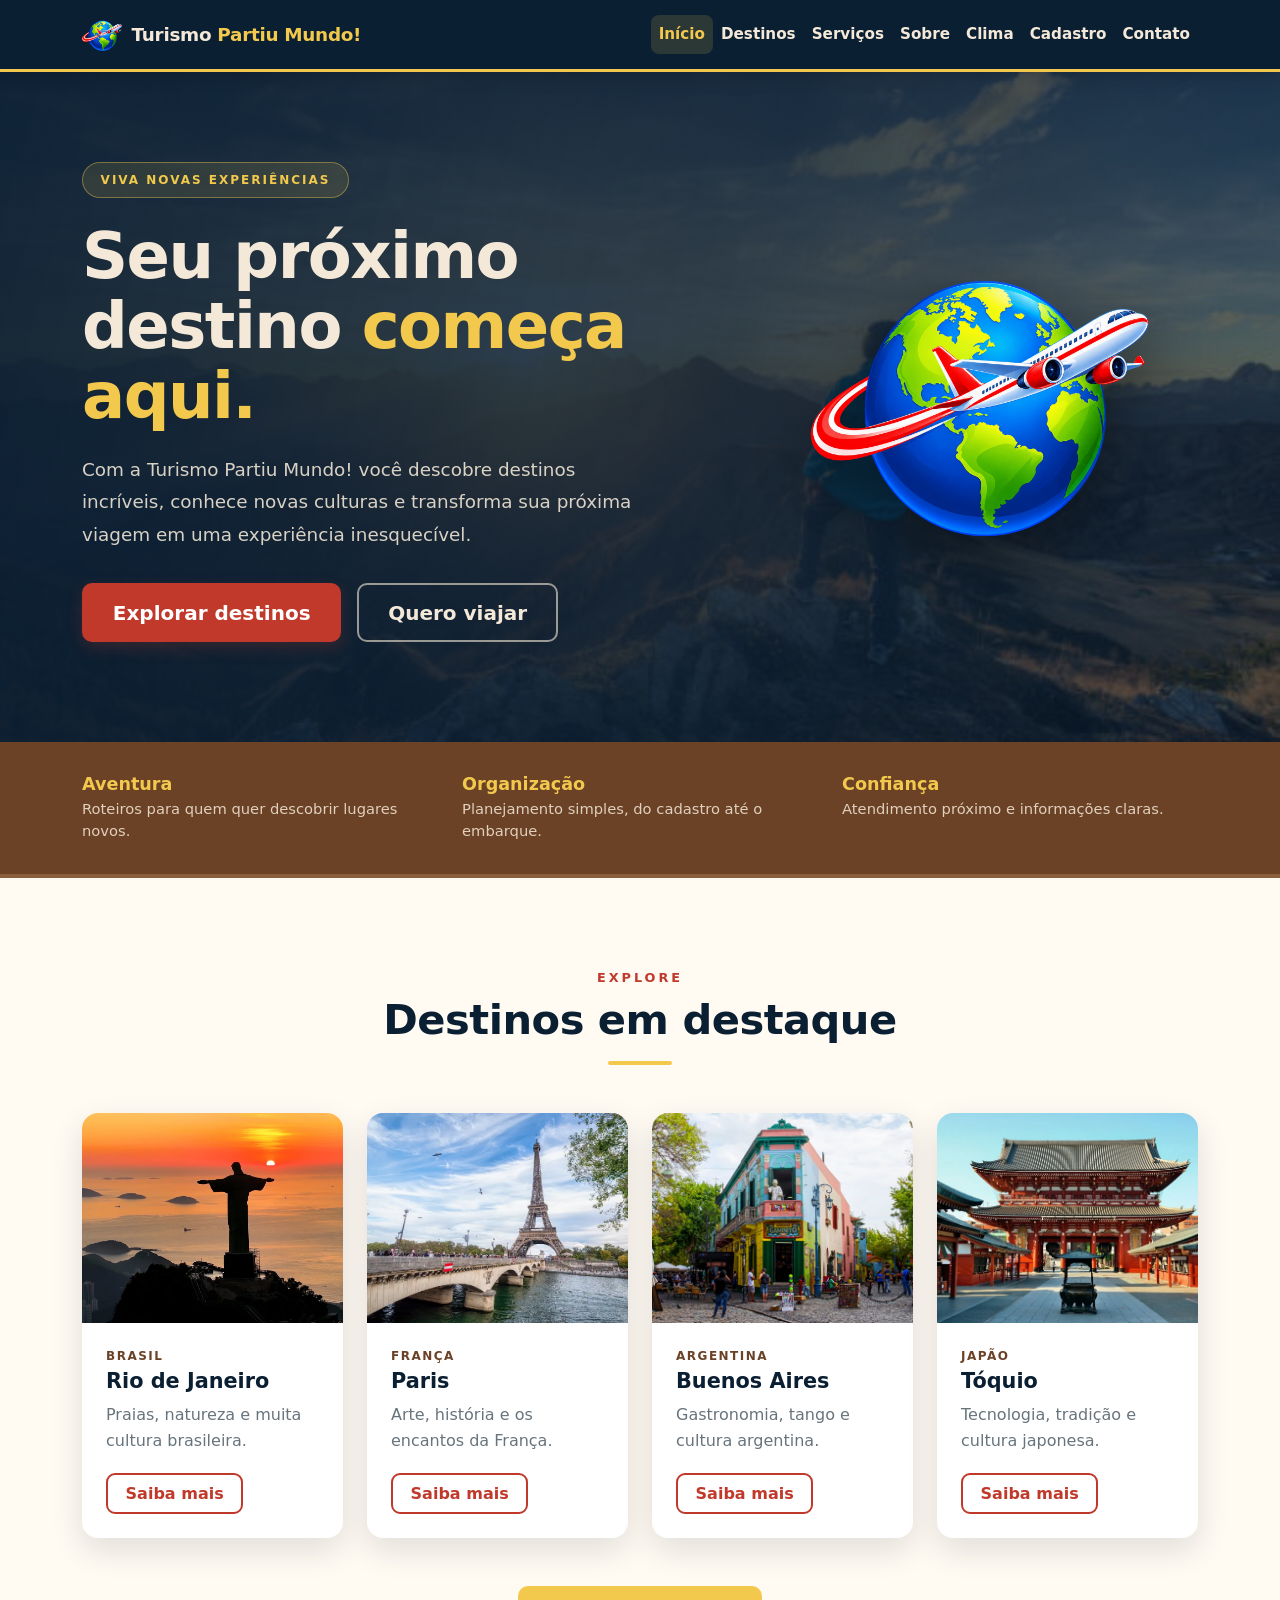
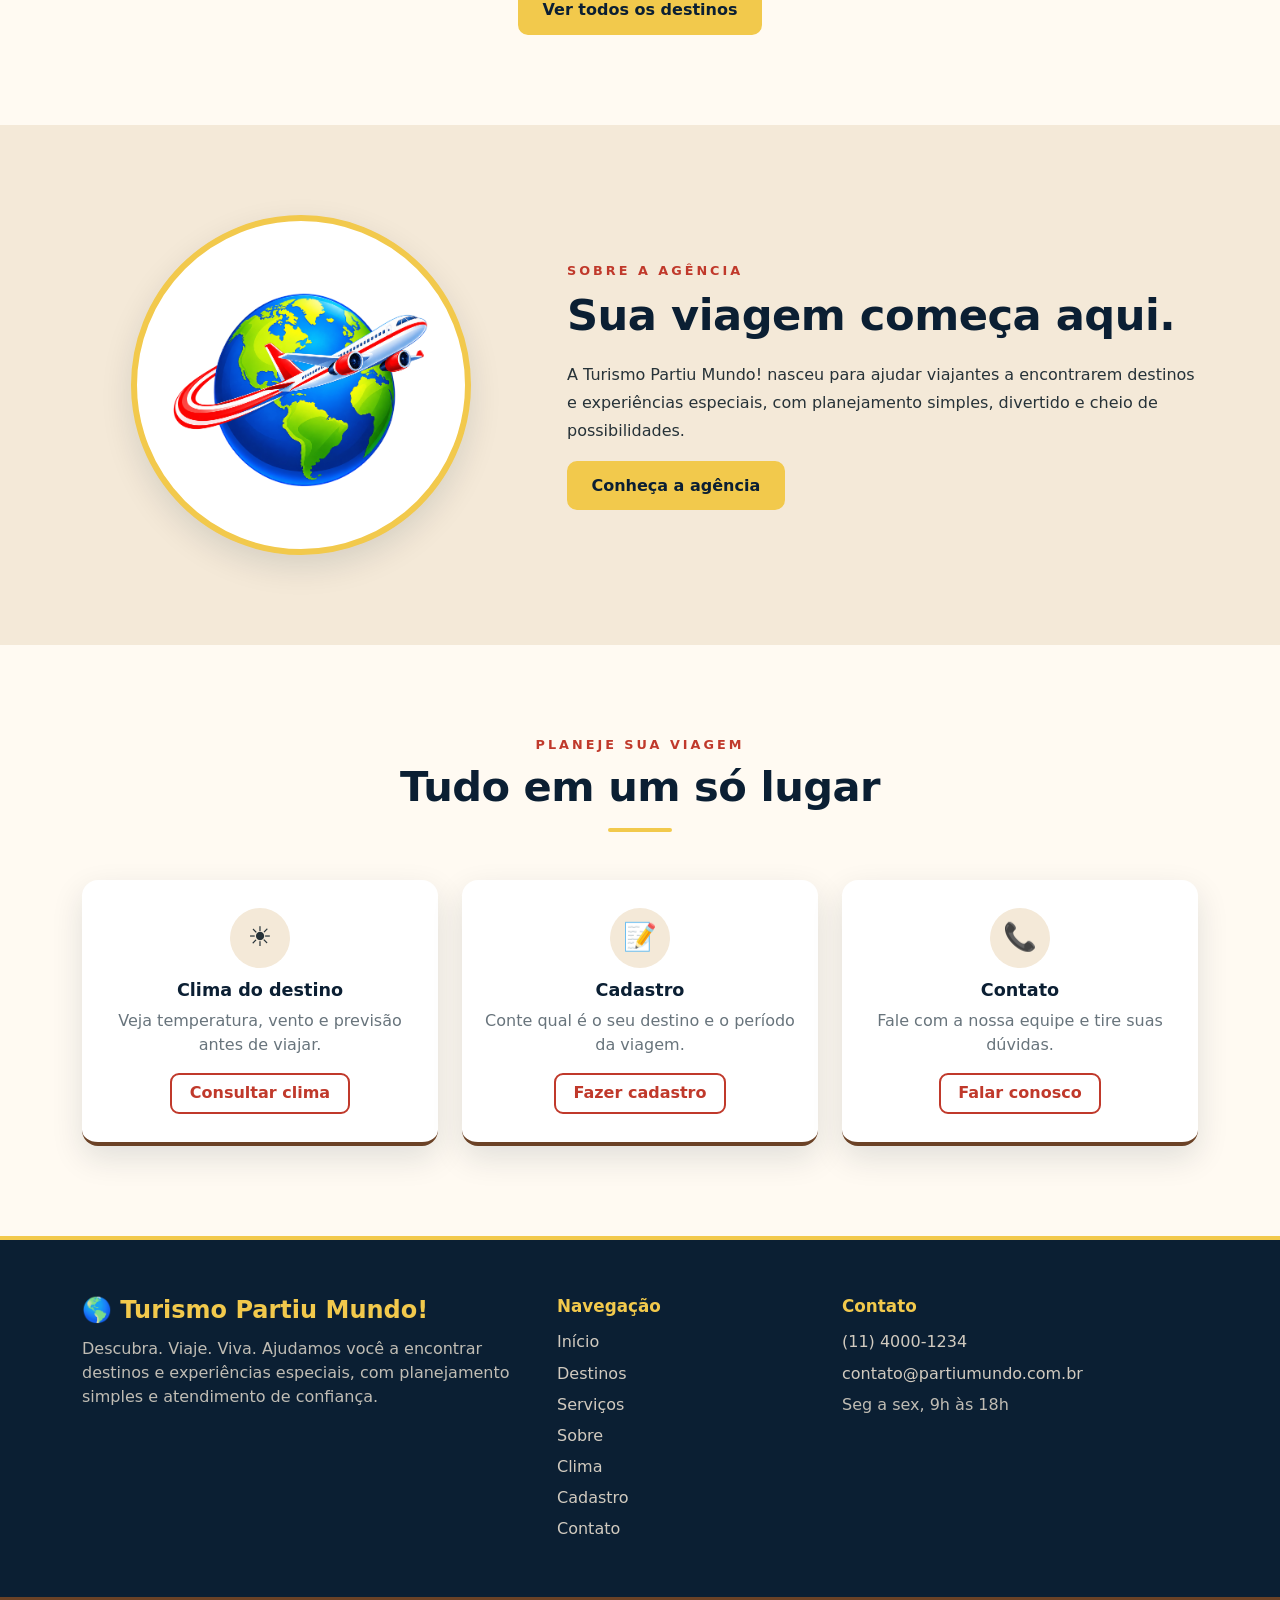
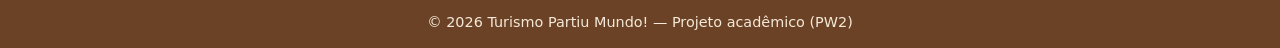
<file: index.html>
<!DOCTYPE html>
<html lang="pt-br">
<head>
    <meta charset="UTF-8">
    <meta name="viewport" content="width=device-width, initial-scale=1.0">
    <meta name="description" content="Turismo Partiu Mundo! - Seu próximo destino começa aqui.">
    <title>Turismo Partiu Mundo!</title>
    <link href="https://cdn.jsdelivr.net/npm/bootstrap@5.3.8/dist/css/bootstrap.min.css" rel="stylesheet" integrity="sha384-sRIl4kxILFvY47J16cr9ZwB07vP4J8+LH7qKQnuqkuIAvNWLzeN8tE5YBujZqJLB" crossorigin="anonymous">
    <link rel="stylesheet" href="css/style.css">
</head>
<body>
 
    <nav class="navbar navbar-expand-lg navbar-dark navbar-partiu sticky-top">
        <div class="container">
            <a class="navbar-brand" href="index.html">
                <img src="img/logo.png" alt="Logotipo Partiu Mundo" class="brand-logo">
                <span class="brand-text">Turismo <span>Partiu Mundo!</span></span>
            </a>
            <button class="navbar-toggler" type="button" data-bs-toggle="collapse" data-bs-target="#menu" aria-controls="menu" aria-expanded="false" aria-label="Abrir menu">
                <span class="navbar-toggler-icon"></span>
            </button>
            <div class="collapse navbar-collapse" id="menu">
                <ul class="navbar-nav ms-auto">
                    <li class="nav-item"><a class="nav-link active" aria-current="page" href="index.html">Início</a></li>
                    <li class="nav-item"><a class="nav-link" href="destinos.html">Destinos</a></li>
                    <li class="nav-item"><a class="nav-link" href="serviços.html">Serviços</a></li>
                    <li class="nav-item"><a class="nav-link" href="sobre.html">Sobre</a></li>
                    <li class="nav-item"><a class="nav-link" href="clima.html">Clima</a></li>
                    <li class="nav-item"><a class="nav-link" href="cadastro.html">Cadastro</a></li>
                    <li class="nav-item"><a class="nav-link" href="contato.html">Contato</a></li>
                </ul>
            </div>

        </div>
    </nav>
    <main>

        <section id="inicio" class="hero">
            <div class="container">
                <div class="row align-items-center g-5">

                    <div class="col-12 col-lg-7 text-center text-lg-start">
                        <span class="hero-badge">VIVA NOVAS EXPERIÊNCIAS</span>
                        <h1>Seu próximo destino <span>começa aqui.</span></h1>
                        <p class="hero-texto">
                            Com a Turismo Partiu Mundo! você descobre destinos incríveis,
                            conhece novas culturas e transforma sua próxima viagem
                            em uma experiência inesquecível.
                        </p>
                        <div class="d-flex flex-wrap gap-3 justify-content-center justify-content-lg-start">
                            <a href="#destinos" class="btn btn-vermelho btn-lg">Explorar destinos</a>
                            <a href="cadastro.html" class="btn btn-contorno btn-lg">Quero viajar</a>
                        </div>
                    </div>
                    <div class="col-12 col-lg-5 text-center">
                        <img src="img/logo.png" alt="Avião dando a volta ao mundo" class="hero-logo">
                    </div>

                </div>
            </div>
        </section>

        <section class="faixa-destaques" aria-label="Diferenciais da agência">
            <div class="container">
                <div class="row g-4">

                    <div class="col-12 col-md-4">
                        <div class="destaque-item">
                            <div>
                                <h3>Aventura</h3>
                                <p>Roteiros para quem quer descobrir lugares novos.</p>
                            </div>
                        </div>
                    </div>

                    <div class="col-12 col-md-4">
                        <div class="destaque-item">
                            <div>
                                <h3>Organização</h3>
                                <p>Planejamento simples, do cadastro até o embarque.</p>
                            </div>
                        </div>
                    </div>

                    <div class="col-12 col-md-4">
                        <div class="destaque-item">
                            <div>
                                <h3>Confiança</h3>
                                <p>Atendimento próximo e informações claras.</p>
                            </div>
                        </div>
                    </div>

                </div>
            </div>
        </section>

        <section id="destinos" class="section">
            <div class="container">

                <div class="section-title">
                    <p>EXPLORE</p>
                    <h2>Destinos em destaque</h2>
                </div>

                <div class="row g-4">

                    <div class="col-12 col-sm-6 col-lg-3">
                        <div class="card destino-card h-100">
                            <img src="img/rio%20de%20janeiro.webp" class="card-img-top" alt="Paisagem do Rio de Janeiro" loading="lazy">
                            <div class="card-body d-flex flex-column">
                                <span class="destino-pais">Brasil</span>
                                <h5 class="card-title">Rio de Janeiro</h5>
                                <p class="card-text">Praias, natureza e muita cultura brasileira.</p>
                                <button type="button" class="btn btn-detalhes mt-auto align-self-start" data-bs-toggle="modal" data-bs-target="#modalDestino" data-destino="rio">
                                    Saiba mais
                                </button>
                            </div>
                        </div>
                    </div>

                    
                    <div class="col-12 col-sm-6 col-lg-3">
                        <div class="card destino-card h-100">
                            <img src="img/pontos-turisticos-em-paris.jpg.webp" class="card-img-top" alt="Pontos turísticos de Paris" loading="lazy">
                            <div class="card-body d-flex flex-column">
                                <span class="destino-pais">França</span>
                                <h5 class="card-title">Paris</h5>
                                <p class="card-text">Arte, história e os encantos da França.</p>
                                <button type="button" class="btn btn-detalhes mt-auto align-self-start" data-bs-toggle="modal" data-bs-target="#modalDestino" data-destino="paris">
                                    Saiba mais
                                </button>
                            </div>
                        </div>
                    </div>

                    <div class="col-12 col-sm-6 col-lg-3">
                        <div class="card destino-card h-100">
                            <img src="img/passagens-aereas-buenos-aires-capa2019-02.jpg" class="card-img-top" alt="Vista de Buenos Aires" loading="lazy">
                            <div class="card-body d-flex flex-column">
                                <span class="destino-pais">Argentina</span>
                                <h5 class="card-title">Buenos Aires</h5>
                                <p class="card-text">Gastronomia, tango e cultura argentina.</p>
                                <button type="button" class="btn btn-detalhes mt-auto align-self-start" data-bs-toggle="modal" data-bs-target="#modalDestino" data-destino="buenos-aires">
                                    Saiba mais
                                </button>
                            </div>
                        </div>
                    </div>

                    <div class="col-12 col-sm-6 col-lg-3">
                        <div class="card destino-card h-100">
                            <img src="img/toquio-templo.webp" class="card-img-top" alt="Templo em Tóquio" loading="lazy">
                            <div class="card-body d-flex flex-column">
                                <span class="destino-pais">Japão</span>
                                <h5 class="card-title">Tóquio</h5>
                                <p class="card-text">Tecnologia, tradição e cultura japonesa.</p>
                                <button type="button" class="btn btn-detalhes mt-auto align-self-start" data-bs-toggle="modal" data-bs-target="#modalDestino" data-destino="toquio">
                                    Saiba mais
                                </button>
                            </div>
                        </div>
                    </div>

                </div>

                <div class="text-center mt-5">
                    <a href="destinos.html" class="btn btn-amarelo">Ver todos os destinos</a>
                </div>

            </div>
        </section>

        <section id="sobre" class="section section-alt">
            <div class="container">
                <div class="row align-items-center g-5">

                    <div class="col-12 col-lg-5">
                        <div class="sobre-logo-box">
                            <img src="img/logo.png" alt="Logotipo da Turismo Partiu Mundo!" loading="lazy">
                        </div>
                    </div>

                    <div class="col-12 col-lg-7">
                        <p class="titulo-pequeno">SOBRE A AGÊNCIA</p>
                        <h2 class="sobre-titulo">Sua viagem começa aqui.</h2>
                        <p>
                            A Turismo Partiu Mundo! nasceu para ajudar viajantes a
                            encontrarem destinos e experiências especiais, com planejamento
                            simples, divertido e cheio de possibilidades.
                        </p>
                        <a href="sobre.html" class="btn btn-amarelo">Conheça a agência</a>
                    </div>

                </div>
            </div>
        </section>

        <section class="section">
            <div class="container">

                <div class="section-title">
                    <p>PLANEJE SUA VIAGEM</p>
                    <h2>Tudo em um só lugar</h2>
                </div>

                <div class="row g-4">

                    <div class="col-12 col-md-4">
                        <div class="contato-card h-100 d-flex flex-column">
                            <span class="contato-icone mx-auto" aria-hidden="true">☀️</span>
                            <h3>Clima do destino</h3>
                            <p class="mb-3">Veja temperatura, vento e previsão antes de viajar.</p>
                            <a href="clima.html" class="btn btn-detalhes mt-auto align-self-center">Consultar clima</a>
                        </div>
                    </div>

                    <div class="col-12 col-md-4">
                        <div class="contato-card h-100 d-flex flex-column">
                            <span class="contato-icone mx-auto" aria-hidden="true">📝</span>
                            <h3>Cadastro</h3>
                            <p class="mb-3">Conte qual é o seu destino e o período da viagem.</p>
                            <a href="cadastro.html" class="btn btn-detalhes mt-auto align-self-center">Fazer cadastro</a>
                        </div>
                    </div>

                    <div class="col-12 col-md-4">
                        <div class="contato-card h-100 d-flex flex-column">
                            <span class="contato-icone mx-auto" aria-hidden="true">📞</span>
                            <h3>Contato</h3>
                            <p class="mb-3">Fale com a nossa equipe e tire suas dúvidas.</p>
                            <a href="contato.html" class="btn btn-detalhes mt-auto align-self-center">Falar conosco</a>
                        </div>
                    </div>

                </div>

            </div>
        </section>

    </main>


    <footer class="rodape">
        <div class="container">
            <div class="row g-4">

                <div class="col-12 col-md-6 col-lg-5">
                    <h4>🌎 Turismo Partiu Mundo!</h4>
                    <p>
                        Descubra. Viaje. Viva. Ajudamos você a encontrar destinos
                        e experiências especiais, com planejamento simples e atendimento de confiança.
                    </p>
                </div>

                <div class="col-6 col-md-3 col-lg-3">
                    <h5>Navegação</h5>
                    <ul class="list-unstyled rodape-links">
                        <li><a href="index.html">Início</a></li>
                        <li><a href="destinos.html">Destinos</a></li>
                        <li><a href="serviços.html">Serviços</a></li>
                        <li><a href="sobre.html">Sobre</a></li>
                        <li><a href="clima.html">Clima</a></li>
                        <li><a href="cadastro.html">Cadastro</a></li>
                        <li><a href="contato.html">Contato</a></li>
                    </ul>
                </div>

                <div class="col-6 col-md-3 col-lg-4">
                    <h5>Contato</h5>
                    <ul class="list-unstyled rodape-links">
                        <li><a href="tel:+551140001234">(11) 4000-1234</a></li>
                        <li><a href="mailto:contato@partiumundo.com.br">contato@partiumundo.com.br</a></li>
                        <li>Seg a sex, 9h às 18h</li>
                    </ul>
                </div>

            </div>
        </div>

        <div class="rodape-copy">
            <div class="container text-center">
                © <span id="anoAtual">2026</span> Turismo Partiu Mundo! — Projeto acadêmico (PW2)
            </div>
        </div>
    </footer>


    <div class="modal fade" id="modalDestino" tabindex="-1" aria-labelledby="modalDestinoTitulo" aria-hidden="true">
        <div class="modal-dialog modal-dialog-centered modal-lg">
            <div class="modal-content">

                <div class="modal-header">
                    <h5 class="modal-title" id="modalDestinoTitulo">Destino</h5>
                    <button type="button" class="btn-close" data-bs-dismiss="modal" aria-label="Fechar"></button>
                </div>

                <div class="modal-body">
                    <div class="row g-4">
                        <div class="col-12 col-md-5">
                            <img id="modalDestinoImg" src="[data-uri]" alt="" class="img-fluid modal-destino-img">
                        </div>
                        <div class="col-12 col-md-7">
                            <p id="modalDestinoDescricao"></p>
                            <h6 class="modal-subtitulo">Imperdível</h6>
                            <ul id="modalDestinoLista" class="modal-lista"></ul>
                            <p class="mb-0"><strong>Melhor época:</strong> <span id="modalDestinoEpoca"></span></p>
                        </div>
                    </div>
                </div>

                <div class="modal-footer">
                    <button type="button" id="modalDestinoClima" class="btn btn-contorno-escuro">Ver clima</button>
                    <button type="button" id="modalDestinoCadastro" class="btn btn-vermelho">Quero ir para lá</button>
                </div>

            </div>
        </div>
    </div>
    
    <script src="https://cdn.jsdelivr.net/npm/bootstrap@5.3.8/dist/js/bootstrap.bundle.min.js" integrity="sha384-FKyoEForCGlyvwx9Hj09JcYn3nv7wiPVlz7YYwJrWVcXK/BmnVDxM+D2scQbITxI" crossorigin="anonymous"></script>
    <script src="script%20jv/script.js"></script>
</body>
</html>
</file>
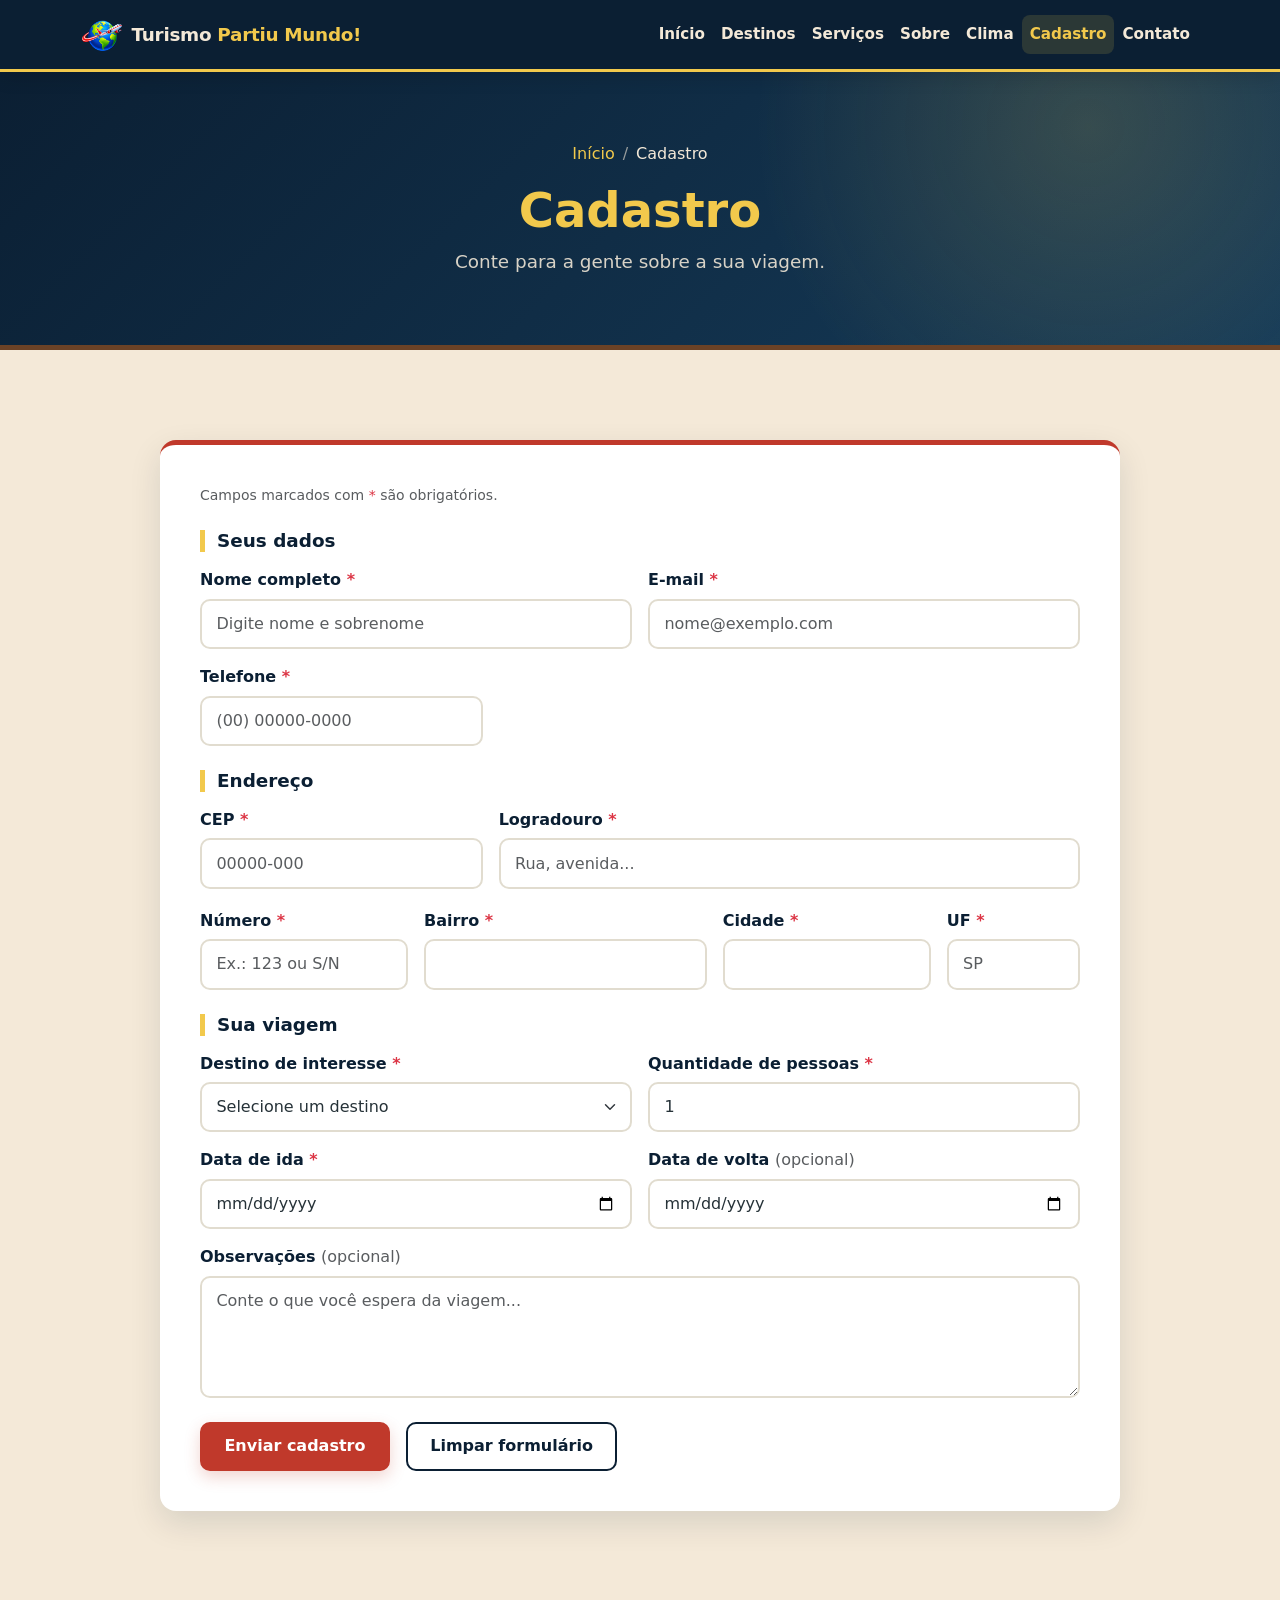
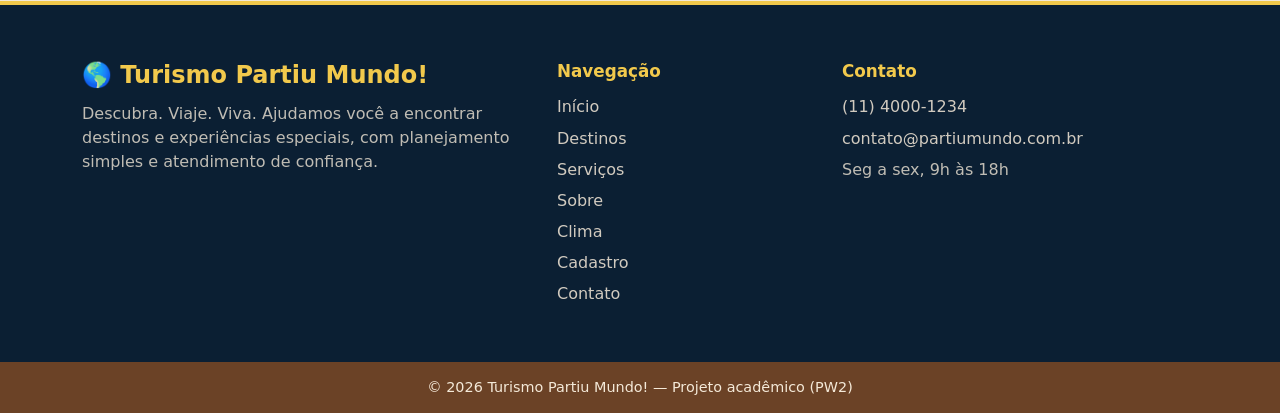
<file: cadastro.html>
<!DOCTYPE html>
<html lang="pt-br">
<head>
    <meta charset="UTF-8">
    <meta name="viewport" content="width=device-width, initial-scale=1.0">
    <meta name="description" content="Cadastre seu interesse de viagem na Turismo Partiu Mundo!">
    <title>Cadastro | Turismo Partiu Mundo!</title>
    <link href="https://cdn.jsdelivr.net/npm/bootstrap@5.3.8/dist/css/bootstrap.min.css" rel="stylesheet" integrity="sha384-sRIl4kxILFvY47J16cr9ZwB07vP4J8+LH7qKQnuqkuIAvNWLzeN8tE5YBujZqJLB" crossorigin="anonymous">
    <link rel="stylesheet" href="css/style.css">
</head>
<body>

    <nav class="navbar navbar-expand-lg navbar-dark navbar-partiu sticky-top">
        <div class="container">

            <a class="navbar-brand" href="index.html">
                <img src="img/logo.png" alt="Logotipo Partiu Mundo" class="brand-logo">
                <span class="brand-text">Turismo <span>Partiu Mundo!</span></span>
            </a>

            <button class="navbar-toggler" type="button" data-bs-toggle="collapse" data-bs-target="#menu" aria-controls="menu" aria-expanded="false" aria-label="Abrir menu">
                <span class="navbar-toggler-icon"></span>
            </button>

            <div class="collapse navbar-collapse" id="menu">
                <ul class="navbar-nav ms-auto">
                    <li class="nav-item"><a class="nav-link" href="index.html">Início</a></li>
                    <li class="nav-item"><a class="nav-link" href="destinos.html">Destinos</a></li>
                    <li class="nav-item"><a class="nav-link" href="serviços.html">Serviços</a></li>
                    <li class="nav-item"><a class="nav-link" href="sobre.html">Sobre</a></li>
                    <li class="nav-item"><a class="nav-link" href="clima.html">Clima</a></li>
                    <li class="nav-item"><a class="nav-link active" aria-current="page" href="cadastro.html">Cadastro</a></li>
                    <li class="nav-item"><a class="nav-link" href="contato.html">Contato</a></li>
                </ul>
            </div>

        </div>
    </nav>


    <main>

        <section class="titulo-servicos">
            <div class="container text-center">

                <nav aria-label="breadcrumb" class="d-flex justify-content-center">
                    <ol class="breadcrumb breadcrumb-partiu">
                        <li class="breadcrumb-item"><a href="index.html">Início</a></li>
                        <li class="breadcrumb-item active" aria-current="page">Cadastro</li>
                    </ol>
                </nav>

                <h1>Cadastro</h1>

                <p>Conte para a gente sobre a sua viagem.</p>

            </div>
        </section>

        <section id="cadastro" class="section section-alt">
            <div class="container">

                <form id="formCadastro" class="form-cadastro" novalidate>

                    <p class="text-muted small mb-4">Campos marcados com <span class="text-danger">*</span> são obrigatórios.</p>

                    <h3 class="form-subtitulo">Seus dados</h3>
                    <div class="row g-3 mb-4">

                        <div class="col-12 col-md-6">
                            <label for="nome" class="form-label">Nome completo <span class="text-danger">*</span></label>
                            <input type="text" id="nome" class="form-control" placeholder="Digite nome e sobrenome" autocomplete="name">
                            <div class="invalid-feedback"></div>
                        </div>

                        <div class="col-12 col-md-6">
                            <label for="email" class="form-label">E-mail <span class="text-danger">*</span></label>
                            <input type="email" id="email" class="form-control" placeholder="nome@exemplo.com" autocomplete="email">
                            <div class="invalid-feedback"></div>
                        </div>

                        <div class="col-12 col-md-6 col-lg-4">
                            <label for="telefone" class="form-label">Telefone <span class="text-danger">*</span></label>
                            <input type="tel" id="telefone" class="form-control" placeholder="(00) 00000-0000" maxlength="15" inputmode="numeric" autocomplete="tel">
                            <div class="invalid-feedback"></div>
                        </div>

                    </div>

                    <h3 class="form-subtitulo">Endereço</h3>
                    <div class="row g-3 mb-4">

                        <div class="col-12 col-sm-6 col-md-4">
                            <label for="cep" class="form-label">CEP <span class="text-danger">*</span></label>
                            <input type="text" id="cep" class="form-control" placeholder="00000-000" maxlength="9" inputmode="numeric" autocomplete="postal-code">
                            <div class="invalid-feedback"></div>
                            <div id="cepStatus" class="form-text" aria-live="polite"></div>
                        </div>

                        <div class="col-12 col-md-8">
                            <label for="logradouro" class="form-label">Logradouro <span class="text-danger">*</span></label>
                            <input type="text" id="logradouro" class="form-control" placeholder="Rua, avenida..." autocomplete="address-line1">
                            <div class="invalid-feedback"></div>
                        </div>

                        <div class="col-6 col-md-3">
                            <label for="numero" class="form-label">Número <span class="text-danger">*</span></label>
                            <input type="text" id="numero" class="form-control" placeholder="Ex.: 123 ou S/N" maxlength="8">
                            <div class="invalid-feedback"></div>
                        </div>

                        <div class="col-6 col-md-4">
                            <label for="bairro" class="form-label">Bairro <span class="text-danger">*</span></label>
                            <input type="text" id="bairro" class="form-control">
                            <div class="invalid-feedback"></div>
                        </div>

                        <div class="col-8 col-md-3">
                            <label for="cidadeCep" class="form-label">Cidade <span class="text-danger">*</span></label>
                            <input type="text" id="cidadeCep" class="form-control" autocomplete="address-level2">
                            <div class="invalid-feedback"></div>
                        </div>

                        <div class="col-4 col-md-2">
                            <label for="uf" class="form-label">UF <span class="text-danger">*</span></label>
                            <input type="text" id="uf" class="form-control text-uppercase" maxlength="2" placeholder="SP" autocomplete="address-level1">
                            <div class="invalid-feedback"></div>
                        </div>

                    </div>

                    <h3 class="form-subtitulo">Sua viagem</h3>
                    <div class="row g-3 mb-4">

                        <div class="col-12 col-md-6">
                            <label for="destino" class="form-label">Destino de interesse <span class="text-danger">*</span></label>
                            <select id="destino" class="form-select">
                                <option value="">Selecione um destino</option>
                                <option value="rio">Rio de Janeiro</option>
                                <option value="paris">Paris</option>
                                <option value="buenos-aires">Buenos Aires</option>
                                <option value="toquio">Tóquio</option>
                                <option value="outro">Outro destino</option>
                            </select>
                            <div class="invalid-feedback"></div>
                        </div>

                        <div class="col-12 col-md-6">
                            <label for="pessoas" class="form-label">Quantidade de pessoas <span class="text-danger">*</span></label>
                            <input type="number" id="pessoas" class="form-control" value="1" min="1" max="20" inputmode="numeric">
                            <div class="invalid-feedback"></div>
                        </div>

                        <div class="col-12 col-md-6">
                            <label for="dataIda" class="form-label">Data de ida <span class="text-danger">*</span></label>
                            <input type="date" id="dataIda" class="form-control">
                            <div class="invalid-feedback"></div>
                        </div>

                        <div class="col-12 col-md-6">
                            <label for="dataVolta" class="form-label">Data de volta <span class="text-muted fw-normal">(opcional)</span></label>
                            <input type="date" id="dataVolta" class="form-control">
                            <div class="invalid-feedback"></div>
                        </div>

                        <div class="col-12">
                            <label for="mensagem" class="form-label">Observações <span class="text-muted fw-normal">(opcional)</span></label>
                            <textarea id="mensagem" class="form-control" rows="4" maxlength="500" placeholder="Conte o que você espera da viagem..."></textarea>
                        </div>

                    </div>

                    <div id="alertaForm" aria-live="polite"></div>

                    <div class="d-flex flex-wrap gap-3">
                        <button type="submit" class="btn btn-vermelho">Enviar cadastro</button>
                        <button type="button" id="btnLimpar" class="btn btn-contorno-escuro">Limpar formulário</button>
                    </div>

                </form>

            </div>
        </section>


        
    </main>


    <footer class="rodape">
        <div class="container">
            <div class="row g-4">

                <div class="col-12 col-md-6 col-lg-5">
                    <h4>🌎 Turismo Partiu Mundo!</h4>
                    <p>
                        Descubra. Viaje. Viva. Ajudamos você a encontrar destinos
                        e experiências especiais, com planejamento simples e atendimento de confiança.
                    </p>
                </div>

                <div class="col-6 col-md-3 col-lg-3">
                    <h5>Navegação</h5>
                    <ul class="list-unstyled rodape-links">
                        <li><a href="index.html">Início</a></li>
                        <li><a href="destinos.html">Destinos</a></li>
                        <li><a href="serviços.html">Serviços</a></li>
                        <li><a href="sobre.html">Sobre</a></li>
                        <li><a href="clima.html">Clima</a></li>
                        <li><a href="cadastro.html">Cadastro</a></li>
                        <li><a href="contato.html">Contato</a></li>
                    </ul>
                </div>

                <div class="col-6 col-md-3 col-lg-4">
                    <h5>Contato</h5>
                    <ul class="list-unstyled rodape-links">
                        <li><a href="tel:+551140001234">(11) 4000-1234</a></li>
                        <li><a href="mailto:contato@partiumundo.com.br">contato@partiumundo.com.br</a></li>
                        <li>Seg a sex, 9h às 18h</li>
                    </ul>
                </div>

            </div>
        </div>

        <div class="rodape-copy">
            <div class="container text-center">
                © <span id="anoAtual">2026</span> Turismo Partiu Mundo! — Projeto acadêmico (PW2)
            </div>
        </div>
    </footer>


    <div class="modal fade" id="modalConfirmacao" tabindex="-1" aria-labelledby="modalConfirmacaoTitulo" aria-hidden="true">
        <div class="modal-dialog modal-dialog-centered">
            <div class="modal-content">

                <div class="modal-header">
                    <h5 class="modal-title" id="modalConfirmacaoTitulo">✅ Cadastro realizado!</h5>
                    <button type="button" class="btn-close" data-bs-dismiss="modal" aria-label="Fechar"></button>
                </div>

                <div class="modal-body">
                    <p>Obrigado, <strong id="confirmacaoNome"></strong>! Recebemos o seu interesse. Confira o resumo:</p>
                    <ul id="confirmacaoResumo" class="list-group list-group-flush"></ul>
                </div>

                <div class="modal-footer">
                    <button type="button" class="btn btn-vermelho" data-bs-dismiss="modal">Fechar</button>
                </div>

            </div>
        </div>
    </div>
    
    <script src="https://cdn.jsdelivr.net/npm/bootstrap@5.3.8/dist/js/bootstrap.bundle.min.js" integrity="sha384-FKyoEForCGlyvwx9Hj09JcYn3nv7wiPVlz7YYwJrWVcXK/BmnVDxM+D2scQbITxI" crossorigin="anonymous"></script>
    <script src="script%20jv/script.js"></script>
</body>
</html>
</file>
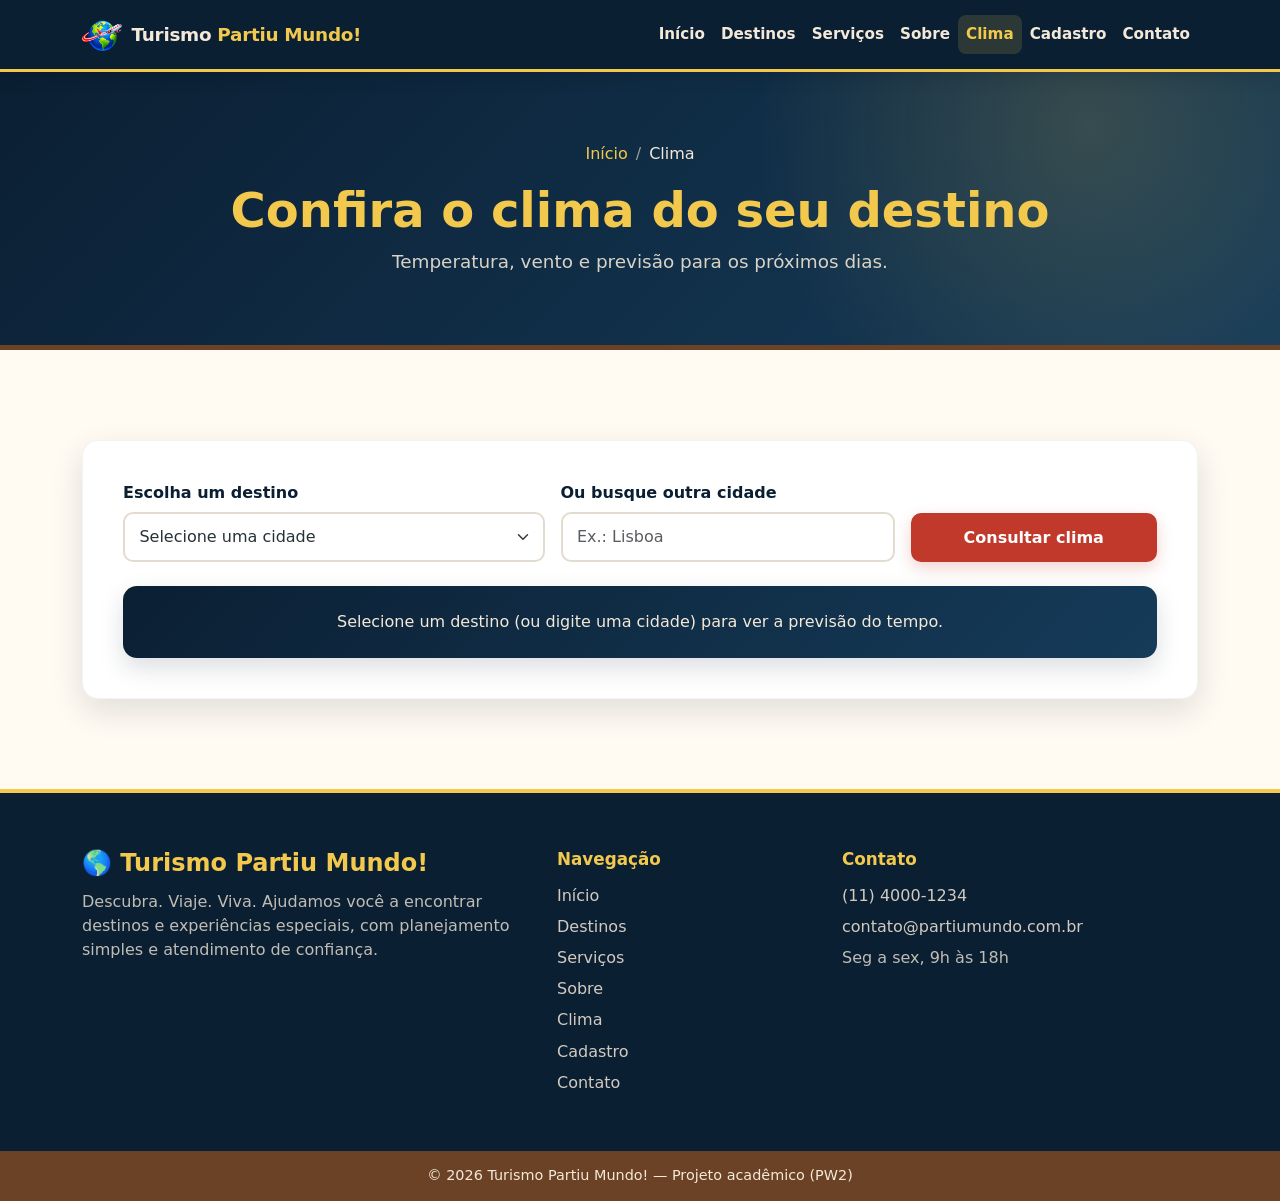
<file: clima.html>
<!DOCTYPE html>
<html lang="pt-br">
<head>
    <meta charset="UTF-8">
    <meta name="viewport" content="width=device-width, initial-scale=1.0">
    <meta name="description" content="Confira o clima do seu destino com dados da Open-Meteo.">
    <title>Clima | Turismo Partiu Mundo!</title>
    <link href="https://cdn.jsdelivr.net/npm/bootstrap@5.3.8/dist/css/bootstrap.min.css" rel="stylesheet" integrity="sha384-sRIl4kxILFvY47J16cr9ZwB07vP4J8+LH7qKQnuqkuIAvNWLzeN8tE5YBujZqJLB" crossorigin="anonymous">
    <link rel="stylesheet" href="css/style.css">
    
</head>
<body>
    <nav class="navbar navbar-expand-lg navbar-dark navbar-partiu sticky-top">
        <div class="container">

            <a class="navbar-brand" href="index.html">
                <img src="img/logo.png" alt="Logotipo Partiu Mundo" class="brand-logo">
                <span class="brand-text">Turismo <span>Partiu Mundo!</span></span>
            </a>

            <button class="navbar-toggler" type="button" data-bs-toggle="collapse" data-bs-target="#menu" aria-controls="menu" aria-expanded="false" aria-label="Abrir menu">
                <span class="navbar-toggler-icon"></span>
            </button>

            <div class="collapse navbar-collapse" id="menu">
                <ul class="navbar-nav ms-auto">
                    <li class="nav-item"><a class="nav-link" href="index.html">Início</a></li>
                    <li class="nav-item"><a class="nav-link" href="destinos.html">Destinos</a></li>
                    <li class="nav-item"><a class="nav-link" href="serviços.html">Serviços</a></li>
                    <li class="nav-item"><a class="nav-link" href="sobre.html">Sobre</a></li>
                    <li class="nav-item"><a class="nav-link active" aria-current="page" href="clima.html">Clima</a></li>
                    <li class="nav-item"><a class="nav-link" href="cadastro.html">Cadastro</a></li>
                    <li class="nav-item"><a class="nav-link" href="contato.html">Contato</a></li>
                </ul>
            </div>

        </div>
    </nav>


    <main>

        <section class="titulo-servicos">
            <div class="container text-center">

                <nav aria-label="breadcrumb" class="d-flex justify-content-center">
                    <ol class="breadcrumb breadcrumb-partiu">
                        <li class="breadcrumb-item"><a href="index.html">Início</a></li>
                        <li class="breadcrumb-item active" aria-current="page">Clima</li>
                    </ol>
                </nav>

                <h1>Confira o clima do seu destino</h1>

                <p>Temperatura, vento e previsão para os próximos dias.</p>

            </div>
        </section>

        <section id="tempo" class="section">
            <div class="container">

                <div class="tempo-box">

                    <div class="row g-3 align-items-end">

                        <div class="col-12 col-md-5">
                            <label for="selectDestinoClima" class="form-label">Escolha um destino</label>
                            <select id="selectDestinoClima" class="form-select">
                                <option value="">Selecione uma cidade</option>
                                <option value="rio">Rio de Janeiro</option>
                                <option value="paris">Paris</option>
                                <option value="buenos-aires">Buenos Aires</option>
                                <option value="toquio">Tóquio</option>
                            </select>
                        </div>

                        <div class="col-12 col-md-4">
                            <label for="inputOutraCidade" class="form-label">Ou busque outra cidade</label>
                            <input type="text" id="inputOutraCidade" class="form-control" placeholder="Ex.: Lisboa" autocomplete="off">
                        </div>

                        <div class="col-12 col-md-3">
                            <button type="button" id="btnClima" class="btn btn-vermelho w-100">Consultar clima</button>
                        </div>

                    </div>

                    <div id="resultadoClima" class="mt-4" aria-live="polite">
                        <div class="resultado-tempo text-center">
                            Selecione um destino (ou digite uma cidade) para ver a previsão do tempo.
                        </div>
                    </div>

                </div>

            </div>
        </section>


        
    </main>


    <footer class="rodape">
        <div class="container">
            <div class="row g-4">

                <div class="col-12 col-md-6 col-lg-5">
                    <h4>🌎 Turismo Partiu Mundo!</h4>
                    <p>
                        Descubra. Viaje. Viva. Ajudamos você a encontrar destinos
                        e experiências especiais, com planejamento simples e atendimento de confiança.
                    </p>
                </div>

                <div class="col-6 col-md-3 col-lg-3">
                    <h5>Navegação</h5>
                    <ul class="list-unstyled rodape-links">
                        <li><a href="index.html">Início</a></li>
                        <li><a href="destinos.html">Destinos</a></li>
                        <li><a href="serviços.html">Serviços</a></li>
                        <li><a href="sobre.html">Sobre</a></li>
                        <li><a href="clima.html">Clima</a></li>
                        <li><a href="cadastro.html">Cadastro</a></li>
                        <li><a href="contato.html">Contato</a></li>
                    </ul>
                </div>

                <div class="col-6 col-md-3 col-lg-4">
                    <h5>Contato</h5>
                    <ul class="list-unstyled rodape-links">
                        <li><a href="tel:+551140001234">(11) 4000-1234</a></li>
                        <li><a href="mailto:contato@partiumundo.com.br">contato@partiumundo.com.br</a></li>
                        <li>Seg a sex, 9h às 18h</li>
                    </ul>
                </div>

            </div>
        </div>

        <div class="rodape-copy">
            <div class="container text-center">
                © <span id="anoAtual">2026</span> Turismo Partiu Mundo! — Projeto acadêmico (PW2)
            </div>
        </div>
    </footer>

    <script src="https://cdn.jsdelivr.net/npm/bootstrap@5.3.8/dist/js/bootstrap.bundle.min.js" integrity="sha384-FKyoEForCGlyvwx9Hj09JcYn3nv7wiPVlz7YYwJrWVcXK/BmnVDxM+D2scQbITxI" crossorigin="anonymous"></script>
    <script src="script%20jv/script.js"></script>
</body>
</html>
</file>
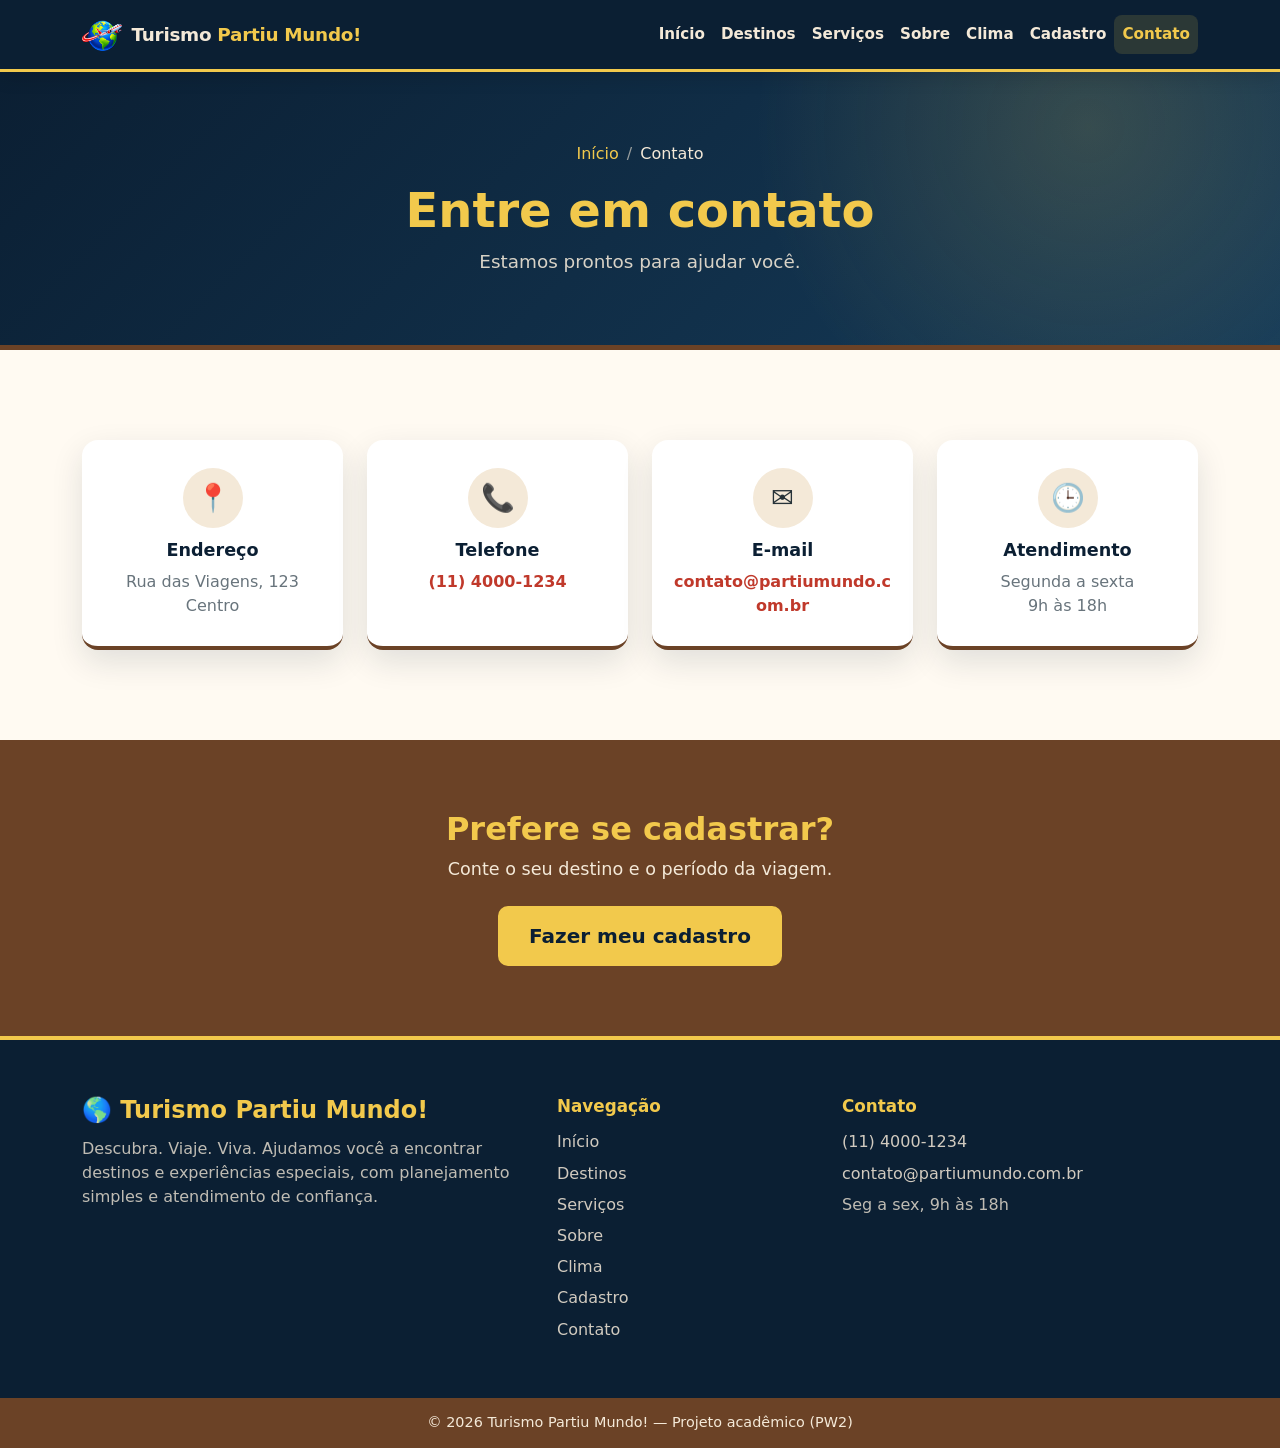
<file: contato.html>
<!DOCTYPE html>
<html lang="pt-br">
<head>
    <meta charset="UTF-8">
    <meta name="viewport" content="width=device-width, initial-scale=1.0">
    <meta name="description" content="Fale com a Turismo Partiu Mundo!">
    <title>Contato | Turismo Partiu Mundo!</title>
    <link href="https://cdn.jsdelivr.net/npm/bootstrap@5.3.8/dist/css/bootstrap.min.css" rel="stylesheet" integrity="sha384-sRIl4kxILFvY47J16cr9ZwB07vP4J8+LH7qKQnuqkuIAvNWLzeN8tE5YBujZqJLB" crossorigin="anonymous">
    <link rel="stylesheet" href="css/style.css">
</head>
<body>

    <nav class="navbar navbar-expand-lg navbar-dark navbar-partiu sticky-top">
        <div class="container">

            <a class="navbar-brand" href="index.html">
                <img src="img/logo.png" alt="Logotipo Partiu Mundo" class="brand-logo">
                <span class="brand-text">Turismo <span>Partiu Mundo!</span></span>
            </a>

            <button class="navbar-toggler" type="button" data-bs-toggle="collapse" data-bs-target="#menu" aria-controls="menu" aria-expanded="false" aria-label="Abrir menu">
                <span class="navbar-toggler-icon"></span>
            </button>

            <div class="collapse navbar-collapse" id="menu">
                <ul class="navbar-nav ms-auto">
                    <li class="nav-item"><a class="nav-link" href="index.html">Início</a></li>
                    <li class="nav-item"><a class="nav-link" href="destinos.html">Destinos</a></li>
                    <li class="nav-item"><a class="nav-link" href="serviços.html">Serviços</a></li>
                    <li class="nav-item"><a class="nav-link" href="sobre.html">Sobre</a></li>
                    <li class="nav-item"><a class="nav-link" href="clima.html">Clima</a></li>
                    <li class="nav-item"><a class="nav-link" href="cadastro.html">Cadastro</a></li>
                    <li class="nav-item"><a class="nav-link active" aria-current="page" href="contato.html">Contato</a></li>
                </ul>
            </div>

        </div>
    </nav>


    <main>

        <section class="titulo-servicos">
            <div class="container text-center">

                <nav aria-label="breadcrumb" class="d-flex justify-content-center">
                    <ol class="breadcrumb breadcrumb-partiu">
                        <li class="breadcrumb-item"><a href="index.html">Início</a></li>
                        <li class="breadcrumb-item active" aria-current="page">Contato</li>
                    </ol>
                </nav>

                <h1>Entre em contato</h1>
                <p>Estamos prontos para ajudar você.</p>

            </div>
        </section>

        <section id="contato" class="section">
            <div class="container">

                <div class="row g-4">

                    <div class="col-12 col-sm-6 col-lg-3">
                        <div class="contato-card h-100">
                            <span class="contato-icone" aria-hidden="true">📍</span>
                            <h3>Endereço</h3>
                            <p>Rua das Viagens, 123<br>Centro</p>
                        </div>
                    </div>

                    <div class="col-12 col-sm-6 col-lg-3">
                        <div class="contato-card h-100">
                            <span class="contato-icone" aria-hidden="true">📞</span>
                            <h3>Telefone</h3>
                            <p><a href="tel:+551140001234">(11) 4000-1234</a></p>
                        </div>
                    </div>

                    <div class="col-12 col-sm-6 col-lg-3">
                        <div class="contato-card h-100">
                            <span class="contato-icone" aria-hidden="true">✉️</span>
                            <h3>E-mail</h3>
                            <p><a href="mailto:contato@partiumundo.com.br">contato@partiumundo.com.br</a></p>
                        </div>
                    </div>

                    <div class="col-12 col-sm-6 col-lg-3">
                        <div class="contato-card h-100">
                            <span class="contato-icone" aria-hidden="true">🕒</span>
                            <h3>Atendimento</h3>
                            <p>Segunda a sexta<br>9h às 18h</p>
                        </div>
                    </div>

                </div>

            </div>
        </section>

        <section class="cta">
            <div class="container text-center">
                <h2>Prefere se cadastrar?</h2>
                <p>Conte o seu destino e o período da viagem.</p>
                <a href="cadastro.html" class="btn btn-amarelo btn-lg">Fazer meu cadastro</a>
            </div>
        </section>

    </main>


    <footer class="rodape">
        <div class="container">
            <div class="row g-4">

                <div class="col-12 col-md-6 col-lg-5">
                    <h4>🌎 Turismo Partiu Mundo!</h4>
                    <p>
                        Descubra. Viaje. Viva. Ajudamos você a encontrar destinos
                        e experiências especiais, com planejamento simples e atendimento de confiança.
                    </p>
                </div>

                <div class="col-6 col-md-3 col-lg-3">
                    <h5>Navegação</h5>
                    <ul class="list-unstyled rodape-links">
                        <li><a href="index.html">Início</a></li>
                        <li><a href="destinos.html">Destinos</a></li>
                        <li><a href="serviços.html">Serviços</a></li>
                        <li><a href="sobre.html">Sobre</a></li>
                        <li><a href="clima.html">Clima</a></li>
                        <li><a href="cadastro.html">Cadastro</a></li>
                        <li><a href="contato.html">Contato</a></li>
                    </ul>
                </div>

                <div class="col-6 col-md-3 col-lg-4">
                    <h5>Contato</h5>
                    <ul class="list-unstyled rodape-links">
                        <li><a href="tel:+551140001234">(11) 4000-1234</a></li>
                        <li><a href="mailto:contato@partiumundo.com.br">contato@partiumundo.com.br</a></li>
                        <li>Seg a sex, 9h às 18h</li>
                    </ul>
                </div>

            </div>
        </div>
        <div class="rodape-copy">
            <div class="container text-center">
                © <span id="anoAtual">2026</span> Turismo Partiu Mundo! — Projeto acadêmico (PW2)
            </div>
        </div>
    </footer>

    <script src="https://cdn.jsdelivr.net/npm/bootstrap@5.3.8/dist/js/bootstrap.bundle.min.js" integrity="sha384-FKyoEForCGlyvwx9Hj09JcYn3nv7wiPVlz7YYwJrWVcXK/BmnVDxM+D2scQbITxI" crossorigin="anonymous"></script>
    <script src="script%20jv/script.js"></script>
</body>
</html>
</file>
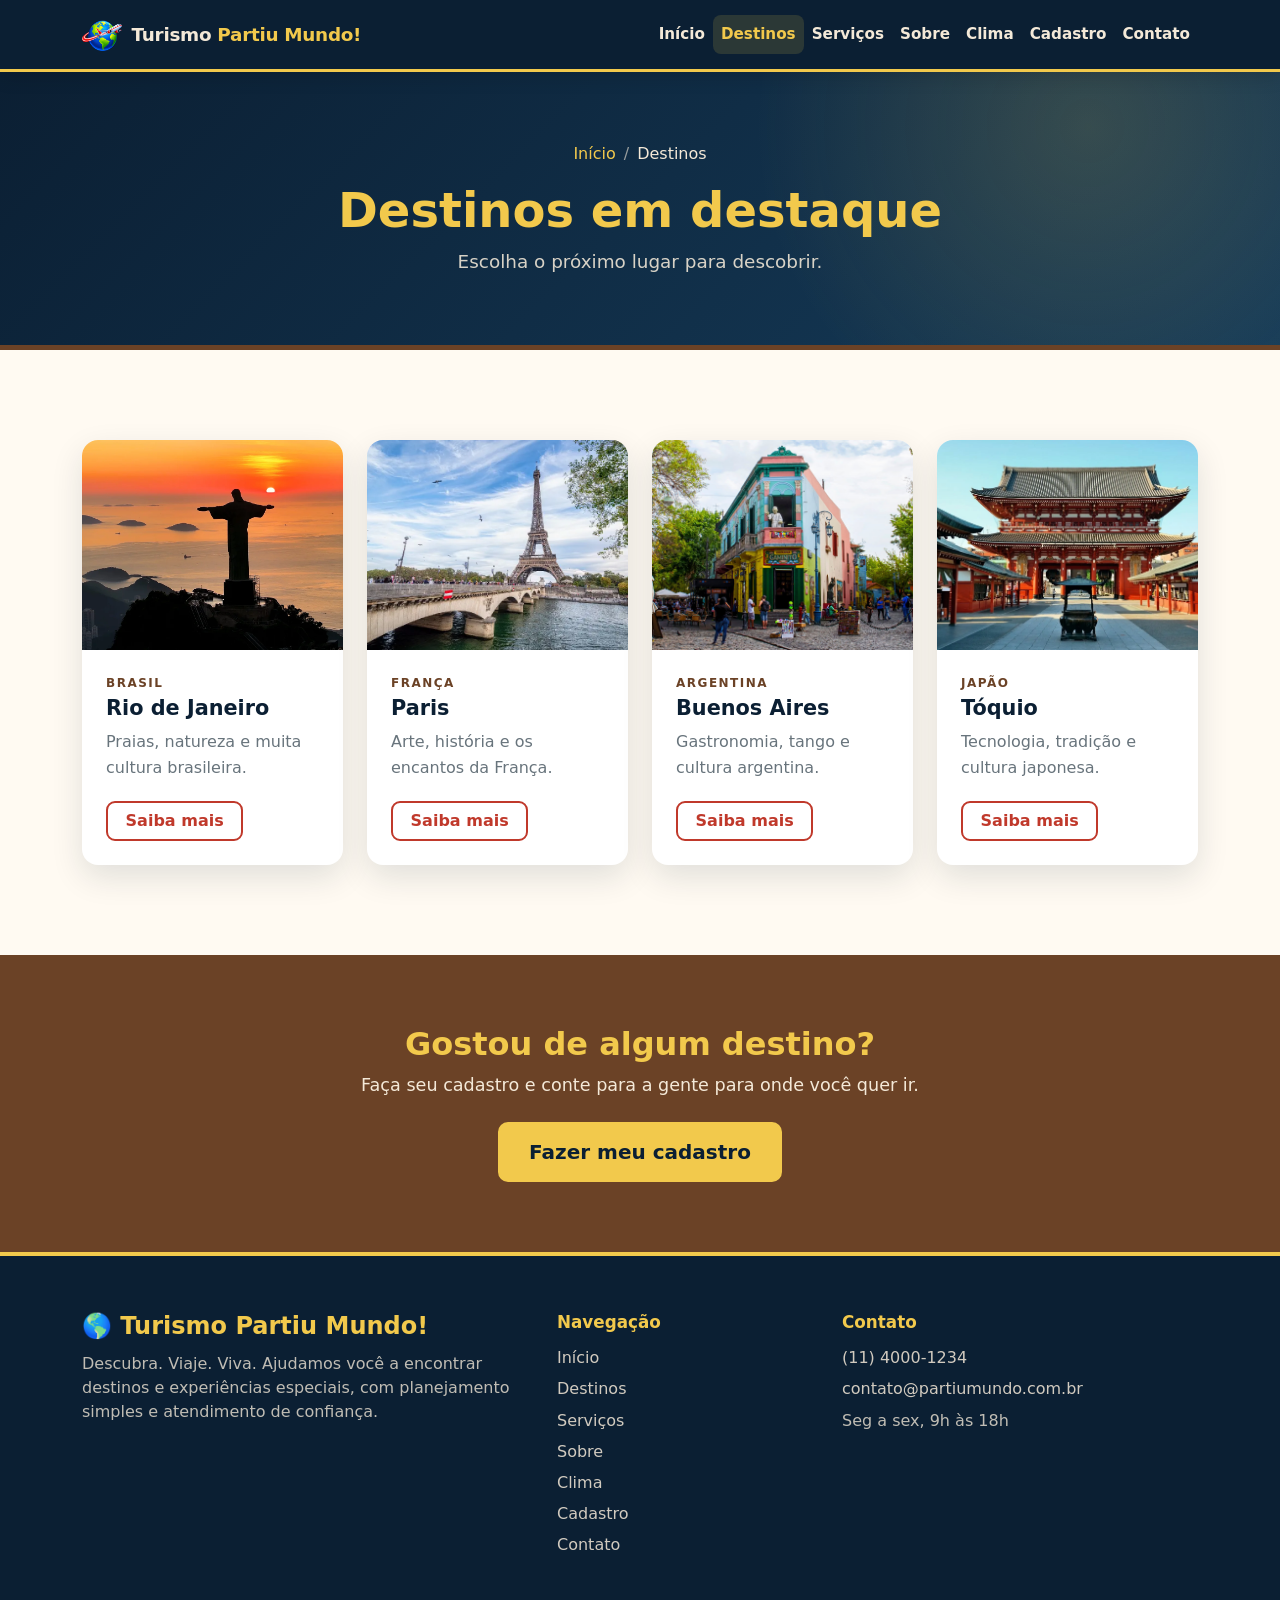
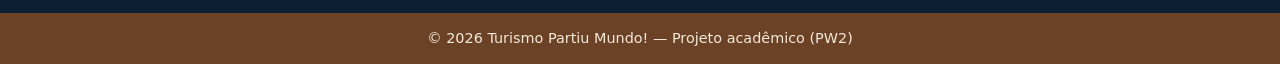
<file: destinos.html>
<!DOCTYPE html>
<html lang="pt-br">
<head>
    <meta charset="UTF-8">
    <meta name="viewport" content="width=device-width, initial-scale=1.0">
    <meta name="description" content="Destinos em destaque da Turismo Partiu Mundo!: Rio de Janeiro, Paris, Buenos Aires e Tóquio.">
    <title>Destinos | Turismo Partiu Mundo!</title>
    <link href="https://cdn.jsdelivr.net/npm/bootstrap@5.3.8/dist/css/bootstrap.min.css" rel="stylesheet" integrity="sha384-sRIl4kxILFvY47J16cr9ZwB07vP4J8+LH7qKQnuqkuIAvNWLzeN8tE5YBujZqJLB" crossorigin="anonymous">
    <link rel="stylesheet" href="css/style.css">
</head>
<body>

    <nav class="navbar navbar-expand-lg navbar-dark navbar-partiu sticky-top">
        <div class="container">

            <a class="navbar-brand" href="index.html">
                <img src="img/logo.png" alt="Logotipo Partiu Mundo" class="brand-logo">
                <span class="brand-text">Turismo <span>Partiu Mundo!</span></span>
            </a>

            <button class="navbar-toggler" type="button" data-bs-toggle="collapse" data-bs-target="#menu" aria-controls="menu" aria-expanded="false" aria-label="Abrir menu">
                <span class="navbar-toggler-icon"></span>
            </button>

            <div class="collapse navbar-collapse" id="menu">
                <ul class="navbar-nav ms-auto">
                    <li class="nav-item"><a class="nav-link" href="index.html">Início</a></li>
                    <li class="nav-item"><a class="nav-link active" aria-current="page" href="destinos.html">Destinos</a></li>
                    <li class="nav-item"><a class="nav-link" href="serviços.html">Serviços</a></li>
                    <li class="nav-item"><a class="nav-link" href="sobre.html">Sobre</a></li>
                    <li class="nav-item"><a class="nav-link" href="clima.html">Clima</a></li>
                    <li class="nav-item"><a class="nav-link" href="cadastro.html">Cadastro</a></li>
                    <li class="nav-item"><a class="nav-link" href="contato.html">Contato</a></li>
                </ul>
            </div>

        </div>
    </nav>


    <main>

        <section class="titulo-servicos">
            <div class="container text-center">

                <nav aria-label="breadcrumb" class="d-flex justify-content-center">
                    <ol class="breadcrumb breadcrumb-partiu">
                        <li class="breadcrumb-item"><a href="index.html">Início</a></li>
                        <li class="breadcrumb-item active" aria-current="page">Destinos</li>
                    </ol>
                </nav>

                <h1>Destinos em destaque</h1>

                <p>Escolha o próximo lugar para descobrir.</p>

            </div>
        </section>

        <section id="destinos" class="section">
            <div class="container">

                <div class="row g-4">

                    <div class="col-12 col-sm-6 col-lg-3">
                        <div class="card destino-card h-100">
                            <img src="img/rio%20de%20janeiro.webp" class="card-img-top" alt="Paisagem do Rio de Janeiro" loading="lazy">
                            <div class="card-body d-flex flex-column">
                                <span class="destino-pais">Brasil</span>
                                <h5 class="card-title">Rio de Janeiro</h5>
                                <p class="card-text">Praias, natureza e muita cultura brasileira.</p>
                                <button type="button" class="btn btn-detalhes mt-auto align-self-start" data-bs-toggle="modal" data-bs-target="#modalDestino" data-destino="rio">
                                    Saiba mais
                                </button>
                            </div>
                        </div>
                    </div>

                    <div class="col-12 col-sm-6 col-lg-3">
                        <div class="card destino-card h-100">
                            <img src="img/pontos-turisticos-em-paris.jpg.webp" class="card-img-top" alt="Pontos turísticos de Paris" loading="lazy">
                            <div class="card-body d-flex flex-column">
                                <span class="destino-pais">França</span>
                                <h5 class="card-title">Paris</h5>
                                <p class="card-text">Arte, história e os encantos da França.</p>
                                <button type="button" class="btn btn-detalhes mt-auto align-self-start" data-bs-toggle="modal" data-bs-target="#modalDestino" data-destino="paris">
                                    Saiba mais
                                </button>
                            </div>
                        </div>
                    </div>

                    <div class="col-12 col-sm-6 col-lg-3">
                        <div class="card destino-card h-100">
                            <img src="img/passagens-aereas-buenos-aires-capa2019-02.jpg" class="card-img-top" alt="Vista de Buenos Aires" loading="lazy">
                            <div class="card-body d-flex flex-column">
                                <span class="destino-pais">Argentina</span>
                                <h5 class="card-title">Buenos Aires</h5>
                                <p class="card-text">Gastronomia, tango e cultura argentina.</p>
                                <button type="button" class="btn btn-detalhes mt-auto align-self-start" data-bs-toggle="modal" data-bs-target="#modalDestino" data-destino="buenos-aires">
                                    Saiba mais
                                </button>
                            </div>
                        </div>
                    </div>

                    <div class="col-12 col-sm-6 col-lg-3">
                        <div class="card destino-card h-100">
                            <img src="img/toquio-templo.webp" class="card-img-top" alt="Templo em Tóquio" loading="lazy">
                            <div class="card-body d-flex flex-column">
                                <span class="destino-pais">Japão</span>
                                <h5 class="card-title">Tóquio</h5>
                                <p class="card-text">Tecnologia, tradição e cultura japonesa.</p>
                                <button type="button" class="btn btn-detalhes mt-auto align-self-start" data-bs-toggle="modal" data-bs-target="#modalDestino" data-destino="toquio">
                                    Saiba mais
                                </button>
                            </div>
                        </div>
                    </div>

                </div>


            </div>
        </section>


        <section class="cta">
            <div class="container text-center">
                <h2>Gostou de algum destino?</h2>
                <p>Faça seu cadastro e conte para a gente para onde você quer ir.</p>
                <a href="cadastro.html" class="btn btn-amarelo btn-lg">Fazer meu cadastro</a>
            </div>
        </section>

    </main>


    <footer class="rodape">
        <div class="container">
            <div class="row g-4">

                <div class="col-12 col-md-6 col-lg-5">
                    <h4>🌎 Turismo Partiu Mundo!</h4>
                    <p>
                        Descubra. Viaje. Viva. Ajudamos você a encontrar destinos
                        e experiências especiais, com planejamento simples e atendimento de confiança.
                    </p>
                </div>

                <div class="col-6 col-md-3 col-lg-3">
                    <h5>Navegação</h5>
                    <ul class="list-unstyled rodape-links">
                        <li><a href="index.html">Início</a></li>
                        <li><a href="destinos.html">Destinos</a></li>
                        <li><a href="serviços.html">Serviços</a></li>
                        <li><a href="sobre.html">Sobre</a></li>
                        <li><a href="clima.html">Clima</a></li>
                        <li><a href="cadastro.html">Cadastro</a></li>
                        <li><a href="contato.html">Contato</a></li>
                    </ul>
                </div>

                <div class="col-6 col-md-3 col-lg-4">
                    <h5>Contato</h5>
                    <ul class="list-unstyled rodape-links">
                        <li><a href="tel:+551140001234">(11) 4000-1234</a></li>
                        <li><a href="mailto:contato@partiumundo.com.br">contato@partiumundo.com.br</a></li>
                        <li>Seg a sex, 9h às 18h</li>
                    </ul>
                </div>

            </div>
        </div>

        <div class="rodape-copy">
            <div class="container text-center">
                © <span id="anoAtual">2026</span> Turismo Partiu Mundo! — Projeto acadêmico (PW2)
            </div>
        </div>
    </footer>


    <div class="modal fade" id="modalDestino" tabindex="-1" aria-labelledby="modalDestinoTitulo" aria-hidden="true">
        <div class="modal-dialog modal-dialog-centered modal-lg">
            <div class="modal-content">

                <div class="modal-header">
                    <h5 class="modal-title" id="modalDestinoTitulo">Destino</h5>
                    <button type="button" class="btn-close" data-bs-dismiss="modal" aria-label="Fechar"></button>
                </div>

                <div class="modal-body">
                    <div class="row g-4">
                        <div class="col-12 col-md-5">
                            <img id="modalDestinoImg" src="[data-uri]" alt="" class="img-fluid modal-destino-img">
                        </div>
                        <div class="col-12 col-md-7">
                            <p id="modalDestinoDescricao"></p>
                            <h6 class="modal-subtitulo">Imperdível</h6>
                            <ul id="modalDestinoLista" class="modal-lista"></ul>
                            <p class="mb-0"><strong>Melhor época:</strong> <span id="modalDestinoEpoca"></span></p>
                        </div>
                    </div>
                </div>

                <div class="modal-footer">
                    <button type="button" id="modalDestinoClima" class="btn btn-contorno-escuro">Ver clima</button>
                    <button type="button" id="modalDestinoCadastro" class="btn btn-vermelho">Quero ir para lá</button>
                </div>

            </div>
        </div>
    </div>

    <script src="https://cdn.jsdelivr.net/npm/bootstrap@5.3.8/dist/js/bootstrap.bundle.min.js" integrity="sha384-FKyoEForCGlyvwx9Hj09JcYn3nv7wiPVlz7YYwJrWVcXK/BmnVDxM+D2scQbITxI" crossorigin="anonymous"></script>
    <script src="script%20jv/script.js"></script>
</body>
</html>
</file>
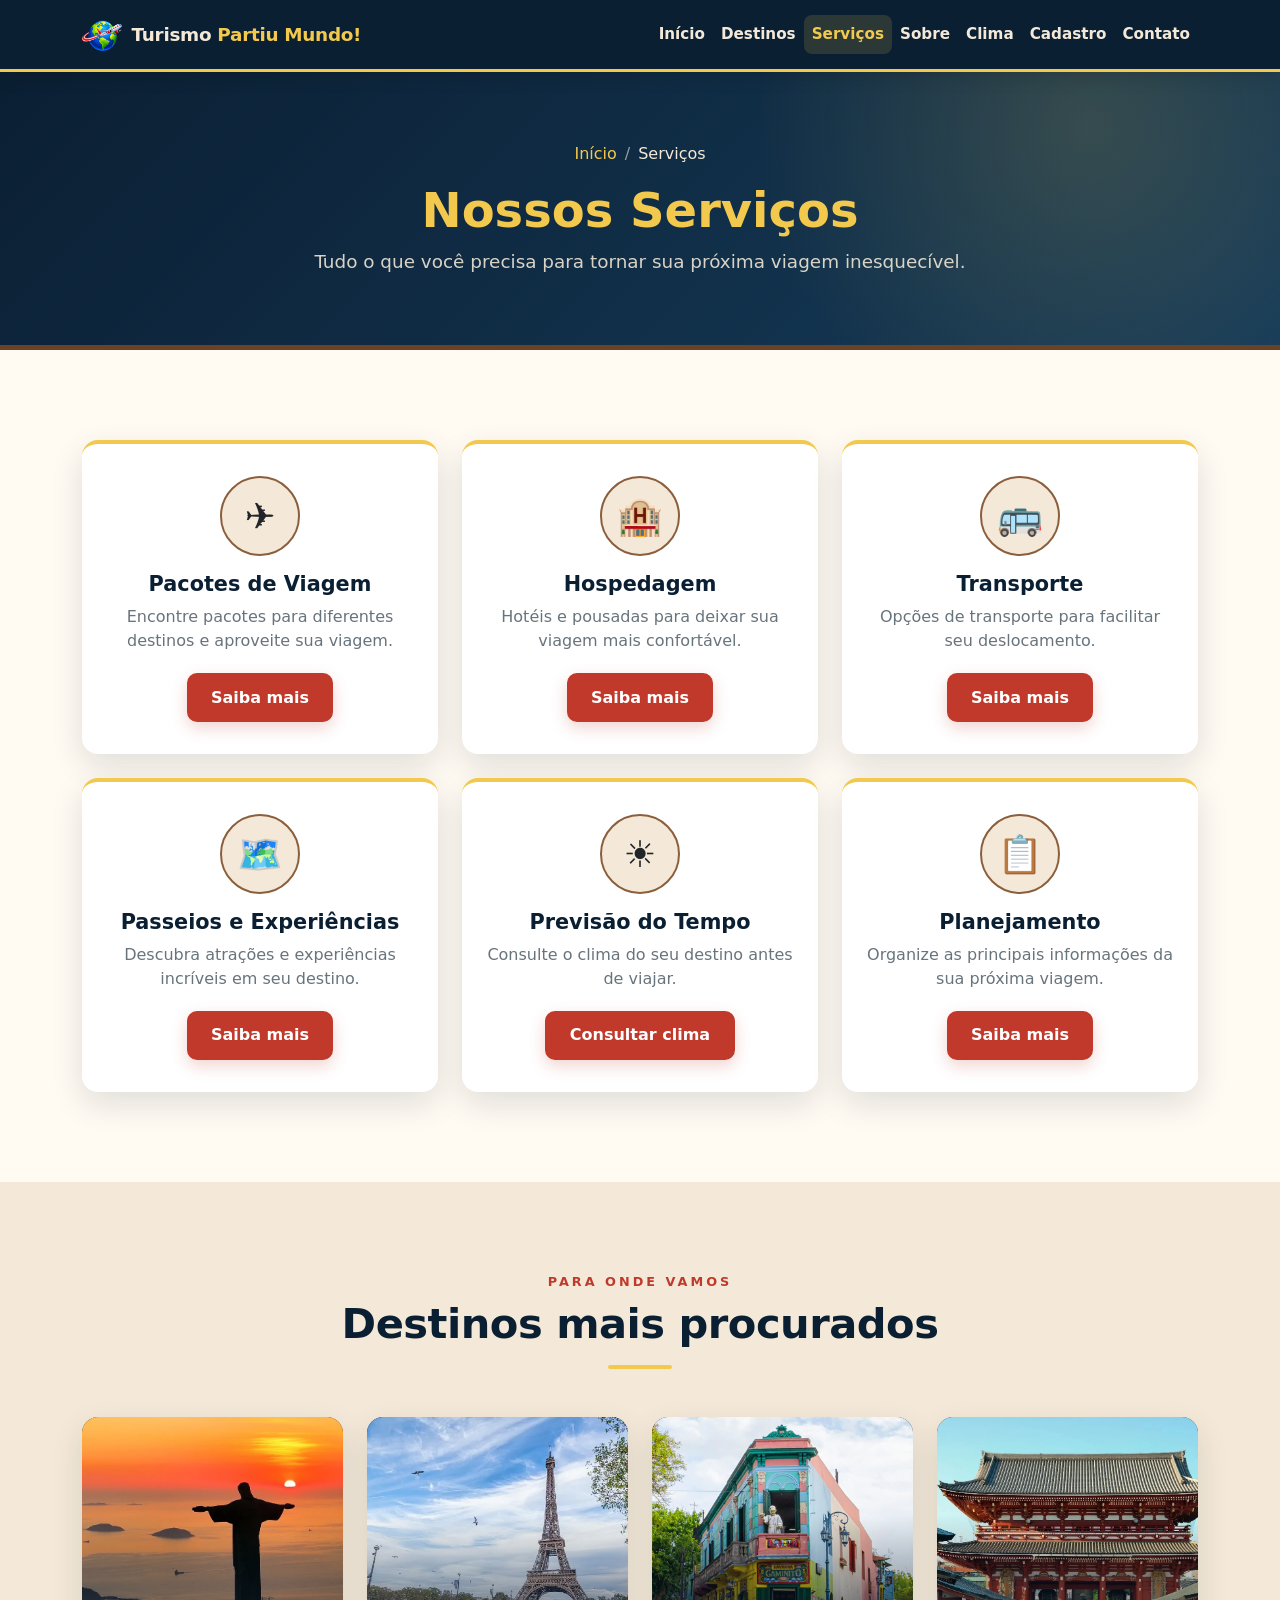
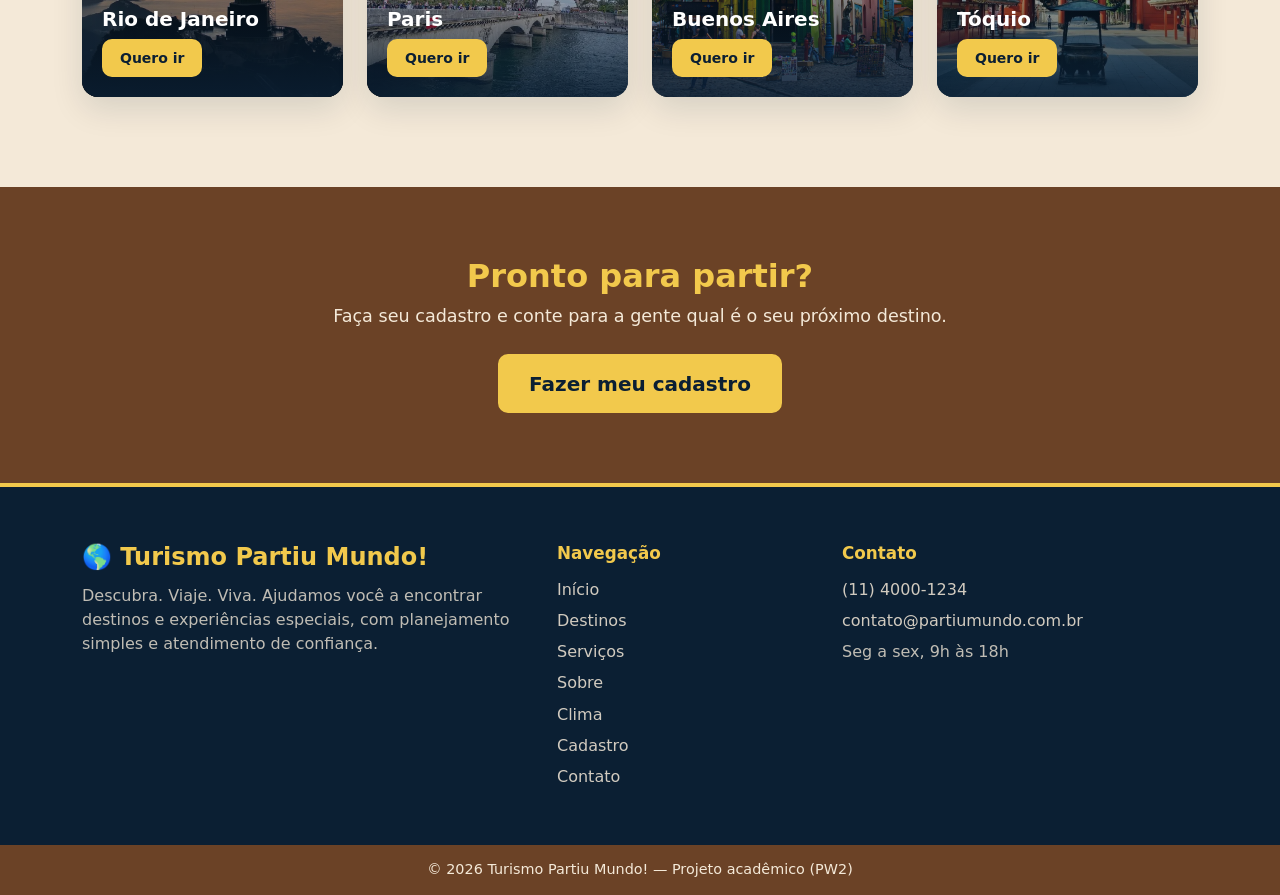
<file: serviços.html>
<!DOCTYPE html>
<html lang="pt-br">
<head>
    <meta charset="UTF-8">
    <meta name="viewport" content="width=device-width, initial-scale=1.0">
    <meta name="description" content="Serviços da Turismo Partiu Mundo!: pacotes, hospedagem, transporte, passeios, previsão do tempo e planejamento.">
    <title>Serviços | Turismo Partiu Mundo!</title>
    <link href="https://cdn.jsdelivr.net/npm/bootstrap@5.3.8/dist/css/bootstrap.min.css" rel="stylesheet" integrity="sha384-sRIl4kxILFvY47J16cr9ZwB07vP4J8+LH7qKQnuqkuIAvNWLzeN8tE5YBujZqJLB" crossorigin="anonymous">
    <link rel="stylesheet" href="css/style.css">
</head>
<body>

    <nav class="navbar navbar-expand-lg navbar-dark navbar-partiu sticky-top">
        <div class="container">

            <a class="navbar-brand" href="index.html">
                <img src="img/logo.png" alt="Logotipo Partiu Mundo" class="brand-logo">
                <span class="brand-text">Turismo <span>Partiu Mundo!</span></span>
            </a>

            <button class="navbar-toggler" type="button" data-bs-toggle="collapse" data-bs-target="#menu" aria-controls="menu" aria-expanded="false" aria-label="Abrir menu">
                <span class="navbar-toggler-icon"></span>
            </button>

            <div class="collapse navbar-collapse" id="menu">
                <ul class="navbar-nav ms-auto">
                    <li class="nav-item"><a class="nav-link" href="index.html">Início</a></li>
                    <li class="nav-item"><a class="nav-link" href="destinos.html">Destinos</a></li>
                    <li class="nav-item"><a class="nav-link active" href="serviços.html" aria-current="page">Serviços</a></li>
                    <li class="nav-item"><a class="nav-link" href="sobre.html">Sobre</a></li>
                    <li class="nav-item"><a class="nav-link" href="clima.html">Clima</a></li>
                    <li class="nav-item"><a class="nav-link" href="cadastro.html">Cadastro</a></li>
                    <li class="nav-item"><a class="nav-link" href="contato.html">Contato</a></li>
                </ul>
            </div>

        </div>
    </nav>

    <main>

        <section class="titulo-servicos">
            <div class="container text-center">

                <nav aria-label="breadcrumb" class="d-flex justify-content-center">
                    <ol class="breadcrumb breadcrumb-partiu">
                        <li class="breadcrumb-item"><a href="index.html">Início</a></li>
                        <li class="breadcrumb-item active" aria-current="page">Serviços</li>
                    </ol>
                </nav>

                <h1>Nossos Serviços</h1>

                <p>
                    Tudo o que você precisa para tornar
                    sua próxima viagem inesquecível.
                </p>

            </div>
        </section>

        <section class="section">
            <div class="container">

                <div class="row g-4">

                    <div class="col-12 col-md-6 col-lg-4">
                        <div class="card card-servico h-100">
                            <div class="card-body text-center d-flex flex-column">
                                <div class="icone" aria-hidden="true">✈️</div>
                                <h3>Pacotes de Viagem</h3>
                                <p>Encontre pacotes para diferentes destinos e aproveite sua viagem.</p>
                                <button type="button" class="btn btn-partiu mt-auto align-self-center" data-bs-toggle="modal" data-bs-target="#modalServico"
                                    data-icone="✈️"
                                    data-titulo="Pacotes de Viagem"
                                    data-texto="Pacotes montados para facilitar a sua escolha, com opções para diferentes estilos e orçamentos."
                                    data-itens="Destinos nacionais e internacionais|Saídas em datas variadas|Opções para viajar sozinho, em casal, em família ou em grupo">
                                    Saiba mais
                                </button>
                            </div>
                        </div>
                    </div>

                    <div class="col-12 col-md-6 col-lg-4">
                        <div class="card card-servico h-100">
                            <div class="card-body text-center d-flex flex-column">
                                <div class="icone" aria-hidden="true">🏨</div>
                                <h3>Hospedagem</h3>
                                <p>Hotéis e pousadas para deixar sua viagem mais confortável.</p>
                                <button type="button" class="btn btn-partiu mt-auto align-self-center" data-bs-toggle="modal" data-bs-target="#modalServico"
                                    data-icone="🏨"
                                    data-titulo="Hospedagem"
                                    data-texto="Ajudamos você a escolher onde ficar, pensando em localização, conforto e custo."
                                    data-itens="Hotéis, pousadas e hostels|Opções próximas aos principais pontos turísticos|Café da manhã e cancelamento flexível quando disponíveis">
                                    Saiba mais
                                </button>
                            </div>
                        </div>
                    </div>

                    <div class="col-12 col-md-6 col-lg-4">
                        <div class="card card-servico h-100">
                            <div class="card-body text-center d-flex flex-column">
                                <div class="icone" aria-hidden="true">🚌</div>
                                <h3>Transporte</h3>
                                <p>Opções de transporte para facilitar seu deslocamento.</p>
                                <button type="button" class="btn btn-partiu mt-auto align-self-center" data-bs-toggle="modal" data-bs-target="#modalServico"
                                    data-icone="🚌"
                                    data-titulo="Transporte"
                                    data-texto="Organizamos o seu deslocamento do início ao fim da viagem."
                                    data-itens="Passagens aéreas e rodoviárias|Traslados entre aeroporto e hotel|Aluguel de carro e transporte local">
                                    Saiba mais
                                </button>
                            </div>
                        </div>
                    </div>

                    <div class="col-12 col-md-6 col-lg-4">
                        <div class="card card-servico h-100">
                            <div class="card-body text-center d-flex flex-column">
                                <div class="icone" aria-hidden="true">🗺️</div>
                                <h3>Passeios e Experiências</h3>
                                <p>Descubra atrações e experiências incríveis em seu destino.</p>
                                <button type="button" class="btn btn-partiu mt-auto align-self-center" data-bs-toggle="modal" data-bs-target="#modalServico"
                                    data-icone="🗺️"
                                    data-titulo="Passeios e Experiências"
                                    data-texto="Roteiros e atividades para você aproveitar cada destino com mais tranquilidade."
                                    data-itens="City tours e passeios guiados|Trilhas e atividades de aventura|Experiências culturais e gastronômicas">
                                    Saiba mais
                                </button>
                            </div>
                        </div>
                    </div>

                    <div class="col-12 col-md-6 col-lg-4">
                        <div class="card card-servico h-100">
                            <div class="card-body text-center d-flex flex-column">
                                <div class="icone" aria-hidden="true">☀️</div>
                                <h3>Previsão do Tempo</h3>
                                <p>Consulte o clima do seu destino antes de viajar.</p>
                                <button type="button" class="btn btn-partiu mt-auto align-self-center" data-bs-toggle="modal" data-bs-target="#modalClima">
                                    Consultar clima
                                </button>
                            </div>
                        </div>
                    </div>

                    <div class="col-12 col-md-6 col-lg-4">
                        <div class="card card-servico h-100">
                            <div class="card-body text-center d-flex flex-column">
                                <div class="icone" aria-hidden="true">📋</div>
                                <h3>Planejamento</h3>
                                <p>Organize as principais informações da sua próxima viagem.</p>
                                <button type="button" class="btn btn-partiu mt-auto align-self-center" data-bs-toggle="modal" data-bs-target="#modalServico"
                                    data-icone="📋"
                                    data-titulo="Planejamento"
                                    data-texto="Reunimos tudo o que importa para você viajar com segurança e sem imprevistos."
                                    data-itens="Roteiro dia a dia|Lista de documentos e dicas de bagagem|Orientações sobre clima e melhor época para viajar">
                                    Saiba mais
                                </button>
                            </div>
                        </div>
                    </div>

                </div>

            </div>
        </section>


        <section class="section section-alt">
            <div class="container">

                <div class="section-title">
                    <p>PARA ONDE VAMOS</p>
                    <h2>Destinos mais procurados</h2>
                </div>

                <div class="row g-4">

                    <div class="col-12 col-sm-6 col-lg-3">
                        <div class="card destino-overlay text-bg-dark h-100">
                            <img src="img/rio%20de%20janeiro.webp" class="card-img" alt="Paisagem do Rio de Janeiro" loading="lazy">
                            <div class="card-img-overlay d-flex flex-column justify-content-end">
                                <h5 class="card-title">Rio de Janeiro</h5>
                                <a href="cadastro.html?destino=rio" class="btn btn-amarelo btn-sm align-self-start">Quero ir</a>
                            </div>
                        </div>
                    </div>

                    <div class="col-12 col-sm-6 col-lg-3">
                        <div class="card destino-overlay text-bg-dark h-100">
                            <img src="img/pontos-turisticos-em-paris.jpg.webp" class="card-img" alt="Pontos turísticos de Paris" loading="lazy">
                            <div class="card-img-overlay d-flex flex-column justify-content-end">
                                <h5 class="card-title">Paris</h5>
                                <a href="cadastro.html?destino=paris" class="btn btn-amarelo btn-sm align-self-start">Quero ir</a>
                            </div>
                        </div>
                    </div>

                    <div class="col-12 col-sm-6 col-lg-3">
                        <div class="card destino-overlay text-bg-dark h-100">
                            <img src="img/passagens-aereas-buenos-aires-capa2019-02.jpg" class="card-img" alt="Vista de Buenos Aires" loading="lazy">
                            <div class="card-img-overlay d-flex flex-column justify-content-end">
                                <h5 class="card-title">Buenos Aires</h5>
                                <a href="cadastro.html?destino=buenos-aires" class="btn btn-amarelo btn-sm align-self-start">Quero ir</a>
                            </div>
                        </div>
                    </div>

                    <div class="col-12 col-sm-6 col-lg-3">
                        <div class="card destino-overlay text-bg-dark h-100">
                            <img src="img/toquio-templo.webp" class="card-img" alt="Templo em Tóquio" loading="lazy">
                            <div class="card-img-overlay d-flex flex-column justify-content-end">
                                <h5 class="card-title">Tóquio</h5>
                                <a href="cadastro.html?destino=toquio" class="btn btn-amarelo btn-sm align-self-start">Quero ir</a>
                            </div>
                        </div>
                    </div>

                </div>

            </div>
        </section>


        <section class="cta">
            <div class="container text-center">
                <h2>Pronto para partir?</h2>
                <p>Faça seu cadastro e conte para a gente qual é o seu próximo destino.</p>
                <a href="cadastro.html" class="btn btn-amarelo btn-lg">Fazer meu cadastro</a>
            </div>
        </section>

    </main>


    <footer class="rodape">
        <div class="container">
            <div class="row g-4">

                <div class="col-12 col-md-6 col-lg-5">
                    <h4>🌎 Turismo Partiu Mundo!</h4>
                    <p>
                        Descubra. Viaje. Viva. Ajudamos você a encontrar destinos
                        e experiências especiais, com planejamento simples e atendimento de confiança.
                    </p>
                </div>

                <div class="col-6 col-md-3 col-lg-3">
                    <h5>Navegação</h5>
                    <ul class="list-unstyled rodape-links">
                        <li><a href="index.html">Início</a></li>
                        <li><a href="destinos.html">Destinos</a></li>
                        <li><a href="serviços.html">Serviços</a></li>
                        <li><a href="sobre.html">Sobre</a></li>
                        <li><a href="clima.html">Clima</a></li>
                        <li><a href="cadastro.html">Cadastro</a></li>
                        <li><a href="contato.html">Contato</a></li>
                    </ul>
                </div>

                <div class="col-6 col-md-3 col-lg-4">
                    <h5>Contato</h5>
                    <ul class="list-unstyled rodape-links">
                        <li><a href="tel:+551140001234">(11) 4000-1234</a></li>
                        <li><a href="mailto:contato@partiumundo.com.br">contato@partiumundo.com.br</a></li>
                        <li>Seg a sex, 9h às 18h</li>
                    </ul>
                </div>

            </div>
        </div>

        <div class="rodape-copy">
            <div class="container text-center">
                © <span id="anoAtual">2026</span> Turismo Partiu Mundo! — Projeto acadêmico (PW2)
            </div>
        </div>
    </footer>


    <div class="modal fade" id="modalServico" tabindex="-1" aria-labelledby="modalServicoTitulo" aria-hidden="true">
        <div class="modal-dialog modal-dialog-centered">
            <div class="modal-content">

                <div class="modal-header">
                    <h5 class="modal-title" id="modalServicoTitulo">Serviço</h5>
                    <button type="button" class="btn-close" data-bs-dismiss="modal" aria-label="Fechar"></button>
                </div>

                <div class="modal-body">
                    <div class="modal-servico-icone" id="modalServicoIcone" aria-hidden="true"></div>
                    <p id="modalServicoTexto"></p>
                    <h6 class="modal-subtitulo">O que inclui</h6>
                    <ul id="modalServicoLista" class="modal-lista mb-0"></ul>
                </div>

                <div class="modal-footer">
                    <button type="button" class="btn btn-contorno-escuro" data-bs-dismiss="modal">Fechar</button>
                    <a href="cadastro.html" class="btn btn-vermelho">Quero saber mais</a>
                </div>

            </div>
        </div>
    </div>


    <div class="modal fade" id="modalClima" tabindex="-1" aria-labelledby="modalClimaTitulo" aria-hidden="true">
        <div class="modal-dialog modal-dialog-centered modal-lg">
            <div class="modal-content">

                <div class="modal-header">
                    <h5 class="modal-title" id="modalClimaTitulo">☀️ Confira o clima do seu destino</h5>
                    <button type="button" class="btn-close" data-bs-dismiss="modal" aria-label="Fechar"></button>
                </div>

                <div class="modal-body">

                    <div class="row g-3 align-items-end">

                        <div class="col-12 col-md-5">
                            <label for="selectDestinoClima" class="form-label">Escolha um destino</label>
                            <select id="selectDestinoClima" class="form-select">
                                <option value="">Selecione uma cidade</option>
                                <option value="rio">Rio de Janeiro</option>
                                <option value="paris">Paris</option>
                                <option value="buenos-aires">Buenos Aires</option>
                                <option value="toquio">Tóquio</option>
                                <option value="sao-paulo">São Paulo</option>
                                <option value="curitiba">Curitiba</option>
                            </select>
                        </div>

                        <div class="col-12 col-md-4">
                            <label for="inputOutraCidade" class="form-label">Ou busque outra cidade</label>
                            <input type="text" id="inputOutraCidade" class="form-control" placeholder="Ex.: Lisboa" autocomplete="off">
                        </div>

                        <div class="col-12 col-md-3">
                            <button type="button" id="btnClima" class="btn btn-vermelho w-100">Consultar</button>
                        </div>

                    </div>

                    <div id="resultadoClima" class="mt-4" aria-live="polite">
                        <div class="resultado-tempo text-center">
                            Selecione um destino (ou digite uma cidade) para ver a previsão do tempo.
                        </div>
                    </div>

                </div>

            </div>
        </div>
    </div>

    <script src="https://cdn.jsdelivr.net/npm/bootstrap@5.3.8/dist/js/bootstrap.bundle.min.js" integrity="sha384-FKyoEForCGlyvwx9Hj09JcYn3nv7wiPVlz7YYwJrWVcXK/BmnVDxM+D2scQbITxI" crossorigin="anonymous"></script>
    <script src="script%20jv/script.js"></script>
</body>
</html>
</file>
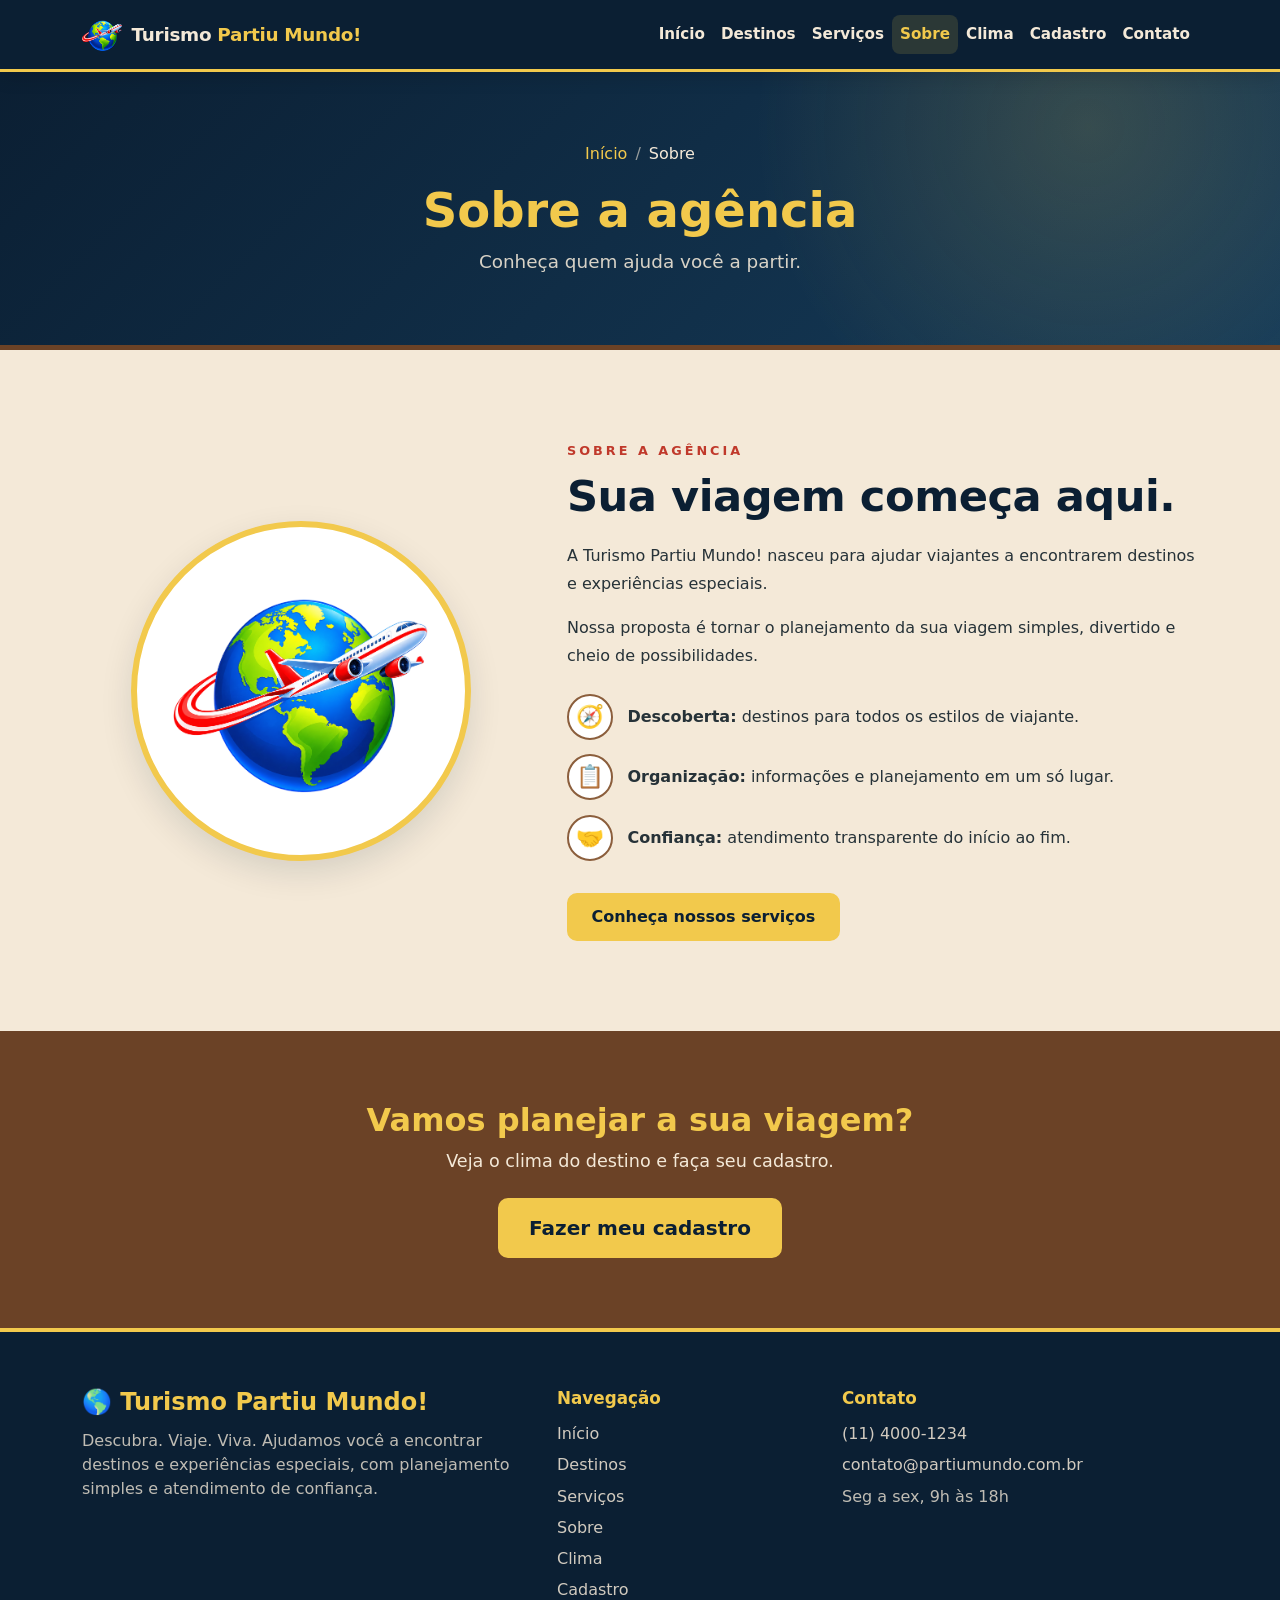
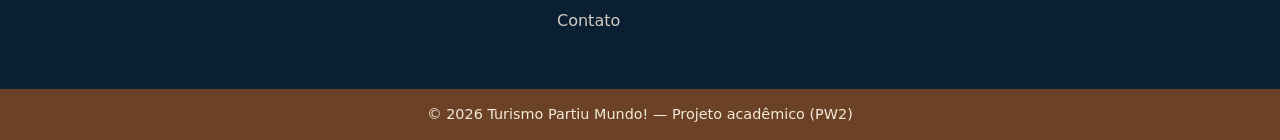
<file: sobre.html>
<!DOCTYPE html>
<html lang="pt-br">
<head>
    <meta charset="UTF-8">
    <meta name="viewport" content="width=device-width, initial-scale=1.0">
    <meta name="description" content="Conheça a Turismo Partiu Mundo!, agência que torna o planejamento de viagens simples e confiável.">
    <title>Sobre | Turismo Partiu Mundo!</title>
    <link href="https://cdn.jsdelivr.net/npm/bootstrap@5.3.8/dist/css/bootstrap.min.css" rel="stylesheet" integrity="sha384-sRIl4kxILFvY47J16cr9ZwB07vP4J8+LH7qKQnuqkuIAvNWLzeN8tE5YBujZqJLB" crossorigin="anonymous">
    <link rel="stylesheet" href="css/style.css">
</head>
<body>

    <nav class="navbar navbar-expand-lg navbar-dark navbar-partiu sticky-top">
        <div class="container">

            <a class="navbar-brand" href="index.html">
                <img src="img/logo.png" alt="Logotipo Partiu Mundo" class="brand-logo">
                <span class="brand-text">Turismo <span>Partiu Mundo!</span></span>
            </a>

            <button class="navbar-toggler" type="button" data-bs-toggle="collapse" data-bs-target="#menu" aria-controls="menu" aria-expanded="false" aria-label="Abrir menu">
                <span class="navbar-toggler-icon"></span>
            </button>

            <div class="collapse navbar-collapse" id="menu">
                <ul class="navbar-nav ms-auto">
                    <li class="nav-item"><a class="nav-link" href="index.html">Início</a></li>
                    <li class="nav-item"><a class="nav-link" href="destinos.html">Destinos</a></li>
                    <li class="nav-item"><a class="nav-link" href="serviços.html">Serviços</a></li>
                    <li class="nav-item"><a class="nav-link active" aria-current="page" href="sobre.html">Sobre</a></li>
                    <li class="nav-item"><a class="nav-link" href="clima.html">Clima</a></li>
                    <li class="nav-item"><a class="nav-link" href="cadastro.html">Cadastro</a></li>
                    <li class="nav-item"><a class="nav-link" href="contato.html">Contato</a></li>
                </ul>
            </div>

        </div>
    </nav>


    <main>

        <section class="titulo-servicos">
            <div class="container text-center">

                <nav aria-label="breadcrumb" class="d-flex justify-content-center">
                    <ol class="breadcrumb breadcrumb-partiu">
                        <li class="breadcrumb-item"><a href="index.html">Início</a></li>
                        <li class="breadcrumb-item active" aria-current="page">Sobre</li>
                    </ol>
                </nav>

                <h1>Sobre a agência</h1>

                <p>Conheça quem ajuda você a partir.</p>

            </div>
        </section>

        <section id="sobre" class="section section-alt">
            <div class="container">
                <div class="row align-items-center g-5">

                    <div class="col-12 col-lg-5">
                        <div class="sobre-logo-box">
                            <img src="img/logo.png" alt="Logotipo da Turismo Partiu Mundo!" loading="lazy">
                        </div>
                    </div>

                    <div class="col-12 col-lg-7">
                        <p class="titulo-pequeno">SOBRE A AGÊNCIA</p>

                        <h2 class="sobre-titulo">Sua viagem começa aqui.</h2>

                        <p>
                            A Turismo Partiu Mundo! nasceu para ajudar viajantes a
                            encontrarem destinos e experiências especiais.
                        </p>

                        <p>
                            Nossa proposta é tornar o planejamento da sua viagem
                            simples, divertido e cheio de possibilidades.
                        </p>

                        <ul class="list-unstyled pilares">
                            <li>
                                <span class="pilar-icone" aria-hidden="true">🧭</span>
                                <span><strong>Descoberta:</strong> destinos para todos os estilos de viajante.</span>
                            </li>
                            <li>
                                <span class="pilar-icone" aria-hidden="true">📋</span>
                                <span><strong>Organização:</strong> informações e planejamento em um só lugar.</span>
                            </li>
                            <li>
                                <span class="pilar-icone" aria-hidden="true">🤝</span>
                                <span><strong>Confiança:</strong> atendimento transparente do início ao fim.</span>
                            </li>
                        </ul>

                        <a href="serviços.html" class="btn btn-amarelo">Conheça nossos serviços</a>
                    </div>

                </div>
            </div>
        </section>


        <section class="cta">
            <div class="container text-center">
                <h2>Vamos planejar a sua viagem?</h2>
                <p>Veja o clima do destino e faça seu cadastro.</p>
                <a href="cadastro.html" class="btn btn-amarelo btn-lg">Fazer meu cadastro</a>
            </div>
        </section>

    </main>


    <footer class="rodape">
        <div class="container">
            <div class="row g-4">

                <div class="col-12 col-md-6 col-lg-5">
                    <h4>🌎 Turismo Partiu Mundo!</h4>
                    <p>
                        Descubra. Viaje. Viva. Ajudamos você a encontrar destinos
                        e experiências especiais, com planejamento simples e atendimento de confiança.
                    </p>
                </div>

                <div class="col-6 col-md-3 col-lg-3">
                    <h5>Navegação</h5>
                    <ul class="list-unstyled rodape-links">
                        <li><a href="index.html">Início</a></li>
                        <li><a href="destinos.html">Destinos</a></li>
                        <li><a href="serviços.html">Serviços</a></li>
                        <li><a href="sobre.html">Sobre</a></li>
                        <li><a href="clima.html">Clima</a></li>
                        <li><a href="cadastro.html">Cadastro</a></li>
                        <li><a href="contato.html">Contato</a></li>
                    </ul>
                </div>

                <div class="col-6 col-md-3 col-lg-4">
                    <h5>Contato</h5>
                    <ul class="list-unstyled rodape-links">
                        <li><a href="tel:+551140001234">(11) 4000-1234</a></li>
                        <li><a href="mailto:contato@partiumundo.com.br">contato@partiumundo.com.br</a></li>
                        <li>Seg a sex, 9h às 18h</li>
                    </ul>
                </div>

            </div>
        </div>

        <div class="rodape-copy">
            <div class="container text-center">
                © <span id="anoAtual">2026</span> Turismo Partiu Mundo! — Projeto acadêmico (PW2)
            </div>
        </div>
    </footer>

    <script src="https://cdn.jsdelivr.net/npm/bootstrap@5.3.8/dist/js/bootstrap.bundle.min.js" integrity="sha384-FKyoEForCGlyvwx9Hj09JcYn3nv7wiPVlz7YYwJrWVcXK/BmnVDxM+D2scQbITxI" crossorigin="anonymous"></script>
    <script src="script%20jv/script.js"></script>
</body>
</html>
</file>
<file: css/style.css>
:root {
    --navy: #0b1f33;
    --navy-light: #153b59;
    --brown: #6b4226;
    --brown-light: #8b5e3c;
    --beige: #f4e9d8;
    --beige-light: #fffaf2;
    --red: #c0392b;
    --red-dark: #962d22;
    --yellow: #f2c94c;
    --yellow-dark: #e4b735;
    --white: #ffffff;
    --text: #263238;
    --muted: #68747c;

    --shadow: 0 12px 32px rgba(11, 31, 51, 0.12);
    --shadow-hover: 0 18px 42px rgba(11, 31, 51, 0.20);
    --radius: 16px;
}

html {
    scroll-behavior: smooth;
    scroll-padding-top: 84px; }

body {
    font-family: "Segoe UI", system-ui, -apple-system, Roboto, Arial, sans-serif;
    background: var(--beige-light);
    color: var(--text);
    overflow-x: hidden;
}

img {
    max-width: 100%;
}

::selection {
    background: var(--yellow);
    color: var(--navy);
}

.navbar-partiu {
    --bs-navbar-color: var(--beige);
    --bs-navbar-hover-color: var(--yellow);
    --bs-navbar-active-color: var(--yellow);

    background: var(--navy);
    border-bottom: 3px solid var(--yellow);
    padding: 0.6rem 0;
    box-shadow: 0 4px 18px rgba(0, 0, 0, 0.15);
}

.navbar-partiu .navbar-brand {
    display: flex;
    align-items: center;
    gap: 0.6rem;
    margin-right: 1rem;
    color: var(--beige);
    font-size: 1.15rem;
    font-weight: 800;
    letter-spacing: -0.3px;
}

.brand-logo {
    width: 40px;
    height: 40px;
    object-fit: contain;
}

.brand-text span {
    color: var(--yellow);
}

.navbar-partiu .nav-link {
    font-weight: 600;
    font-size: 0.95rem;
    padding: 0.5rem 0.7rem;
    border-radius: 8px;
    transition: background-color 0.25s ease, color 0.25s ease;
}

.navbar-partiu .nav-link:hover,
.navbar-partiu .nav-link:focus {
    background: rgba(242, 201, 76, 0.12);
}

.navbar-partiu .nav-link.active {
    background: rgba(242, 201, 76, 0.14);
}

.btn-vermelho,
.btn-partiu {
    background: var(--red);
    color: var(--white);
    border: 2px solid var(--red);
    border-radius: 10px;
    font-weight: 700;
    padding: 0.65rem 1.4rem;
    box-shadow: 0 6px 16px rgba(192, 57, 43, 0.22);
    transition: background-color 0.25s ease, border-color 0.25s ease, transform 0.25s ease, box-shadow 0.25s ease;
}

.btn-vermelho:hover,
.btn-vermelho:focus,
.btn-partiu:hover,
.btn-partiu:focus {
    background: var(--red-dark);
    border-color: var(--red-dark);
    color: var(--white);
    transform: translateY(-2px);
    box-shadow: 0 10px 22px rgba(192, 57, 43, 0.32);
}

.btn-vermelho:active,
.btn-partiu:active {
    background: var(--red-dark);
    border-color: var(--red-dark);
    color: var(--white);
}

.btn-lg.btn-vermelho,
.btn-lg.btn-contorno,
.btn-lg.btn-amarelo {
    padding: 0.8rem 1.8rem;
}

.btn-amarelo {
    background: var(--yellow);
    color: var(--navy);
    border: 2px solid var(--yellow);
    border-radius: 10px;
    font-weight: 700;
    padding: 0.65rem 1.4rem;
    transition: background-color 0.25s ease, border-color 0.25s ease, transform 0.25s ease;
}

.btn-amarelo.btn-sm {
    padding: 0.4rem 1rem;
}

.btn-amarelo:hover,
.btn-amarelo:focus,
.btn-amarelo:active {
    background: var(--yellow-dark);
    border-color: var(--yellow-dark);
    color: var(--navy);
    transform: translateY(-2px);
}

.btn-contorno {
    background: transparent;
    color: var(--beige);
    border: 2px solid rgba(244, 233, 216, 0.6);
    border-radius: 10px;
    font-weight: 700;
    padding: 0.65rem 1.4rem;
    transition: all 0.25s ease;
}

.btn-contorno:hover,
.btn-contorno:focus {
    background: var(--yellow);
    border-color: var(--yellow);
    color: var(--navy);
    transform: translateY(-2px);
}

.btn-contorno-escuro {
    background: transparent;
    color: var(--navy);
    border: 2px solid var(--navy);
    border-radius: 10px;
    font-weight: 700;
    padding: 0.65rem 1.4rem;
    transition: all 0.25s ease;
}

.btn-contorno-escuro:hover,
.btn-contorno-escuro:focus,
.btn-contorno-escuro:active {
    background: var(--navy);
    border-color: var(--navy);
    color: var(--white);
}

.btn-detalhes {
    background: transparent;
    color: var(--red);
    border: 2px solid var(--red);
    border-radius: 9px;
    padding: 0.4rem 1.1rem;
    font-weight: 700;
    transition: all 0.25s ease;
}

.btn-detalhes:hover,
.btn-detalhes:focus,
.btn-detalhes:active {
    background: var(--red);
    border-color: var(--red);
    color: var(--white);
}

.btn:disabled {
    opacity: 0.7;
}

.hero {
    position: relative;
    color: var(--beige);
    padding: 90px 0 100px;
    overflow: hidden;

    background:
        linear-gradient(
            105deg,
            rgba(11, 31, 51, 0.95) 0%,
            rgba(11, 31, 51, 0.84) 55%,
            rgba(11, 31, 51, 0.55) 100%
        ),
        url("../img/fundo-sobre.jpg") center / cover no-repeat;
}

.hero-badge {
    display: inline-block;
    background: rgba(242, 201, 76, 0.12);
    color: var(--yellow);
    border: 1px solid rgba(242, 201, 76, 0.4);
    border-radius: 50px;
    padding: 0.5rem 1.1rem;
    margin-bottom: 1.4rem;
    font-size: 0.75rem;
    font-weight: 800;
    letter-spacing: 2px;
}

.hero h1 {
    font-size: clamp(2.4rem, 5.5vw, 4rem);
    line-height: 1.1;
    font-weight: 800;
    letter-spacing: -1.5px;
    margin-bottom: 1.4rem;
}

.hero h1 span {
    color: var(--yellow);
}

.hero-texto {
    color: rgba(244, 233, 216, 0.88);
    font-size: 1.15rem;
    line-height: 1.75;
    max-width: 560px;
    margin-bottom: 2rem;
}

.hero-logo {
    width: 100%;
    max-width: 340px;
    filter: drop-shadow(0 18px 28px rgba(0, 0, 0, 0.4));
    animation: flutuar 4s ease-in-out infinite;
}

@keyframes flutuar {
    0%, 100% { transform: translateY(0); }
    50%      { transform: translateY(-12px); }
}

.faixa-destaques {
    background: var(--brown);
    color: var(--beige);
    padding: 2rem 0;
    border-bottom: 4px solid var(--brown-light);
}

.destaque-item {
    display: flex;
    align-items: center;
    gap: 1rem;
}

.destaque-icone {
    flex-shrink: 0;
    width: 54px;
    height: 54px;
    display: grid;
    place-items: center;
    font-size: 1.7rem;
    border-radius: 50%;
    background: rgba(244, 233, 216, 0.12);
    border: 1px solid rgba(244, 233, 216, 0.25);
}

.destaque-item h3 {
    color: var(--yellow);
    font-size: 1.1rem;
    font-weight: 800;
    margin-bottom: 0.15rem;
}

.destaque-item p {
    margin: 0;
    font-size: 0.92rem;
    color: rgba(244, 233, 216, 0.85);
}

.section {
    padding: 90px 0;
}

.section-alt {
    background: var(--beige);
}

.section-title {
    text-align: center;
    margin-bottom: 3rem;
}

.section-title p,
.titulo-pequeno {
    color: var(--red);
    font-size: 0.8rem;
    font-weight: 800;
    letter-spacing: 3px;
    margin-bottom: 0.5rem;
}

.section-title h2 {
    color: var(--navy);
    font-size: clamp(1.8rem, 4vw, 2.6rem);
    font-weight: 800;
    letter-spacing: -0.5px;
    margin: 0;
}

.section-title h2::after {
    content: "";
    display: block;
    width: 64px;
    height: 4px;
    margin: 1rem auto 0;
    border-radius: 4px;
    background: var(--yellow);
}

.destino-card {
    border: none;
    border-radius: var(--radius);
    overflow: hidden;
    background: var(--white);
    box-shadow: var(--shadow);
    transition: transform 0.3s ease, box-shadow 0.3s ease;
}

.destino-card:hover {
    transform: translateY(-8px);
    box-shadow: var(--shadow-hover);
}

.destino-card .card-img-top {
    height: 210px;
    object-fit: cover;
    transition: transform 0.5s ease;
}

.destino-card:hover .card-img-top {
    transform: scale(1.05);
}

.destino-card .card-body {
    padding: 1.5rem;
}

.destino-pais {
    color: var(--brown);
    font-size: 0.75rem;
    font-weight: 800;
    letter-spacing: 1.5px;
    text-transform: uppercase;
    margin-bottom: 0.25rem;
}

.destino-card .card-title {
    color: var(--navy);
    font-size: 1.3rem;
    font-weight: 800;
    margin-bottom: 0.5rem;
}

.destino-card .card-text {
    color: var(--muted);
    line-height: 1.6;
    margin-bottom: 1.25rem;
}

.destino-overlay {
    border: none;
    border-radius: var(--radius);
    overflow: hidden;
    box-shadow: var(--shadow);
    transition: transform 0.3s ease, box-shadow 0.3s ease;
}

.destino-overlay:hover {
    transform: translateY(-6px);
    box-shadow: var(--shadow-hover);
}

.destino-overlay .card-img {
    height: 280px;
    object-fit: cover;
    border-radius: 0;
}

.destino-overlay .card-img-overlay {
    background: linear-gradient(180deg, transparent 35%, rgba(11, 31, 51, 0.9));
    padding: 1.25rem;
}

.destino-overlay .card-title {
    color: var(--white);
    font-weight: 800;
}

.sobre-logo-box {
    width: min(100%, 340px);
    aspect-ratio: 1 / 1;
    margin: 0 auto;
    display: grid;
    place-items: center;
    border-radius: 50%;
    background: var(--white);
    border: 6px solid var(--yellow);
    box-shadow: var(--shadow);
}

.sobre-logo-box img {
    width: 78%;
}

.sobre-titulo {
    color: var(--navy);
    font-size: clamp(1.9rem, 4vw, 2.7rem);
    font-weight: 800;
    letter-spacing: -0.5px;
    margin-bottom: 1.2rem;
}

#sobre p {
    line-height: 1.75;
}

.pilares {
    margin: 1.5rem 0 2rem;
}

.pilares li {
    display: flex;
    align-items: center;
    gap: 0.9rem;
    margin-bottom: 0.9rem;
}

.pilar-icone {
    flex-shrink: 0;
    width: 46px;
    height: 46px;
    display: grid;
    place-items: center;
    font-size: 1.4rem;
    border-radius: 50%;
    background: var(--white);
    border: 2px solid var(--brown-light);
}

.tempo-box {
    background: var(--white);
    border-radius: var(--radius);
    padding: 2.5rem;
    box-shadow: var(--shadow);
    border: 1px solid rgba(11, 31, 51, 0.05);
}

.resultado-tempo {
    background: linear-gradient(135deg, var(--navy), var(--navy-light));
    color: var(--beige);
    border-radius: 14px;
    padding: 1.5rem;
    box-shadow: 0 10px 25px rgba(11, 31, 51, 0.15);
}

.clima-local {
    color: var(--yellow);
    font-weight: 700;
    font-size: 1.1rem;
}

.clima-temp {
    font-size: 3rem;
    font-weight: 800;
    line-height: 1.1;
}

.clima-desc {
    color: rgba(244, 233, 216, 0.9);
    font-size: 1.05rem;
}

.clima-info,
.clima-dia {
    background: rgba(255, 255, 255, 0.08);
    border: 1px solid rgba(255, 255, 255, 0.1);
    border-radius: 12px;
    padding: 0.75rem 0.5rem;
    height: 100%;
}

.clima-info span {
    display: block;
    font-size: 0.8rem;
    color: rgba(244, 233, 216, 0.75);
}

.clima-info strong {
    font-size: 1.15rem;
}

.clima-linha {
    border-color: rgba(244, 233, 216, 0.25);
    opacity: 1;
    margin: 1.25rem 0;
}

.clima-subtitulo {
    color: var(--yellow);
    font-weight: 700;
    margin-bottom: 0.75rem;
}

.clima-dia {
    text-align: center;
    font-size: 0.9rem;
}

.clima-dia .dia-nome {
    display: block;
    font-weight: 700;
    text-transform: capitalize;
}

.clima-dia .dia-data {
    display: block;
    font-size: 0.75rem;
    color: rgba(244, 233, 216, 0.7);
}

.clima-dia .dia-icone {
    display: block;
    font-size: 1.7rem;
    margin: 0.25rem 0;
}

.clima-dia .dia-chuva {
    display: block;
    font-size: 0.78rem;
    color: rgba(244, 233, 216, 0.8);
}

.clima-fonte {
    margin: 1rem 0 0;
    font-size: 0.75rem;
    text-align: right;
    color: rgba(244, 233, 216, 0.6);
}

.form-label {
    color: var(--navy);
    font-weight: 700;
    margin-bottom: 0.4rem;
}

.form-control,
.form-select {
    border: 2px solid #e1dccf;
    border-radius: 10px;
    padding: 0.7rem 0.9rem;
    color: var(--text);
    transition: border-color 0.25s ease, box-shadow 0.25s ease;
}

.form-control:focus,
.form-select:focus {
    border-color: var(--yellow);
    box-shadow: 0 0 0 4px rgba(242, 201, 76, 0.2);
}

textarea.form-control {
    resize: vertical;
}

.form-cadastro {
    max-width: 960px;
    margin: 0 auto;
    padding: 2.5rem;
    background: var(--white);
    border-radius: var(--radius);
    box-shadow: var(--shadow);
    border-top: 5px solid var(--red);
}

.form-subtitulo {
    color: var(--navy);
    font-size: 1.15rem;
    font-weight: 800;
    margin-bottom: 1rem;
    padding-left: 0.75rem;
    border-left: 5px solid var(--yellow);
}

.alert {
    border: none;
    border-radius: 10px;
}

.contato-card {
    background: var(--white);
    border-radius: var(--radius);
    padding: 1.75rem 1.25rem;
    text-align: center;
    box-shadow: var(--shadow);
    border-bottom: 4px solid var(--brown);
    transition: transform 0.3s ease, box-shadow 0.3s ease;
}

.contato-card:hover {
    transform: translateY(-6px);
    box-shadow: var(--shadow-hover);
}

.contato-icone {
    display: inline-grid;
    place-items: center;
    width: 60px;
    height: 60px;
    font-size: 1.7rem;
    border-radius: 50%;
    background: var(--beige);
    margin-bottom: 0.75rem;
}

.contato-card h3 {
    color: var(--navy);
    font-size: 1.1rem;
    font-weight: 800;
}

.contato-card p {
    color: var(--muted);
    margin: 0;
    overflow-wrap: anywhere;
}

.contato-card a {
    color: var(--red);
    font-weight: 600;
    text-decoration: none;
}

.contato-card a:hover {
    color: var(--red-dark);
    text-decoration: underline;
}

.titulo-servicos {
    background:
        radial-gradient(circle at 85% 20%, rgba(242, 201, 76, 0.16), transparent 30%),
        linear-gradient(135deg, var(--navy), var(--navy-light));
    color: var(--beige);
    padding: 70px 0;
    border-bottom: 5px solid var(--brown);
}

.titulo-servicos h1 {
    color: var(--yellow);
    font-size: clamp(2rem, 5vw, 3rem);
    font-weight: 800;
}

.titulo-servicos p {
    font-size: 1.15rem;
    margin: 0;
    color: rgba(244, 233, 216, 0.88);
}

.breadcrumb-partiu {
    --bs-breadcrumb-divider-color: rgba(244, 233, 216, 0.6);
    --bs-breadcrumb-item-active-color: var(--beige);
}

.breadcrumb-partiu a {
    color: var(--yellow);
    text-decoration: none;
}

.breadcrumb-partiu a:hover {
    text-decoration: underline;
}

.card-servico {
    border: none;
    border-radius: var(--radius);
    background: var(--white);
    box-shadow: var(--shadow);
    border-top: 4px solid var(--yellow);
    transition: transform 0.3s ease, box-shadow 0.3s ease;
}

.card-servico:hover {
    transform: translateY(-8px);
    box-shadow: var(--shadow-hover);
}

.card-servico .card-body {
    padding: 2rem 1.5rem;
}

.icone {
    width: 80px;
    height: 80px;
    display: grid;
    place-items: center;
    margin: 0 auto 1rem;
    font-size: 2.3rem;
    border-radius: 50%;
    background: var(--beige);
    border: 2px solid var(--brown-light);
}

.card-servico h3 {
    color: var(--navy);
    font-size: 1.3rem;
    font-weight: 800;
}

.card-servico p {
    color: var(--muted);
    margin-bottom: 1.25rem;
}

.cta {
    background: var(--brown);
    color: var(--beige);
    padding: 70px 0;
}

.cta h2 {
    color: var(--yellow);
    font-weight: 800;
}

.cta p {
    font-size: 1.1rem;
    margin-bottom: 1.5rem;
}

.modal-content {
    border: none;
    border-radius: var(--radius);
    overflow: hidden;
    box-shadow: 0 25px 70px rgba(0, 0, 0, 0.25);
}

.modal-header {
    background: var(--navy);
    color: var(--beige);
    border: none;
    padding: 1.1rem 1.5rem;
}

.modal-title {
    color: var(--yellow);
    font-weight: 800;
}

.modal-header .btn-close {
    filter: brightness(0) invert(1);
}

.modal-body {
    padding: 1.75rem;
    line-height: 1.7;
}

.modal-footer {
    border-top: 1px solid #eee5d5;
    gap: 0.5rem;
}

.modal-destino-img {
    width: 100%;
    height: 100%;
    max-height: 320px;
    object-fit: cover;
    border-radius: 12px;
}

.modal-subtitulo {
    color: var(--red);
    font-weight: 800;
    text-transform: uppercase;
    letter-spacing: 1.5px;
    font-size: 0.8rem;
}

.modal-lista {
    padding-left: 1.2rem;
}

.modal-lista li::marker {
    color: var(--red);
}

.modal-servico-icone {
    width: 72px;
    height: 72px;
    display: grid;
    place-items: center;
    margin: 0 auto 1rem;
    font-size: 2.1rem;
    border-radius: 50%;
    background: var(--beige);
    border: 2px solid var(--brown-light);
}

#modalServicoTexto {
    text-align: center;
}

#confirmacaoResumo .list-group-item {
    background: transparent;
    padding-left: 0;
    padding-right: 0;
}

.rodape {
    background: var(--navy);
    color: var(--beige);
    padding-top: 3.5rem;
    border-top: 4px solid var(--yellow);
}

.rodape h4 {
    color: var(--yellow);
    font-size: 1.5rem;
    font-weight: 800;
    margin-bottom: 0.75rem;
}

.rodape h5 {
    color: var(--yellow);
    font-size: 1.05rem;
    font-weight: 800;
    margin-bottom: 0.9rem;
}

.rodape p,
.rodape-links li {
    color: rgba(244, 233, 216, 0.78);
}

.rodape-links li {
    margin-bottom: 0.45rem;
    overflow-wrap: anywhere;
}

.rodape-links a {
    color: rgba(244, 233, 216, 0.85);
    text-decoration: none;
    transition: color 0.2s ease;
}

.rodape-links a:hover {
    color: var(--yellow);
    text-decoration: underline;
}

.rodape-copy {
    background: var(--brown);
    color: var(--beige);
    margin-top: 2.5rem;
    padding: 0.9rem 0;
    font-size: 0.9rem;
}

@media (max-width: 991.98px) {

    .navbar-partiu .nav-link {
        padding: 0.65rem 0.8rem;
    }

    .hero {
        padding: 70px 0 80px;
    }

    .hero-logo {
        max-width: 260px;
    }

    .sobre-logo-box {
        width: min(100%, 280px);
    }
}

@media (max-width: 767.98px) {

    .section {
        padding: 64px 0;
    }

    .section-title {
        margin-bottom: 2.25rem;
    }

    .hero-texto {
        font-size: 1.05rem;
        margin-left: auto;
        margin-right: auto;
    }

    .tempo-box,
    .form-cadastro {
        padding: 1.5rem;
    }

    .clima-temp {
        font-size: 2.5rem;
    }

    .destino-overlay .card-img {
        height: 240px;
    }
}

@media (max-width: 575.98px) {

    .navbar-partiu .navbar-brand {
        font-size: 1rem;
    }

    .brand-logo {
        width: 34px;
        height: 34px;
    }

    .hero-badge {
        font-size: 0.65rem;
        letter-spacing: 1.5px;
    }

    .hero-logo {
        max-width: 200px;
    }

    .destino-card .card-img-top {
        height: 190px;
    }

    .tempo-box,
    .form-cadastro {
        padding: 1.15rem;
    }

    .modal-body {
        padding: 1.25rem;
    }
}

@media (prefers-reduced-motion: reduce) {

    html {
        scroll-behavior: auto;
    }

    .hero-logo {
        animation: none;
    }

    * {
        transition: none !important;
    }
}
</file>
